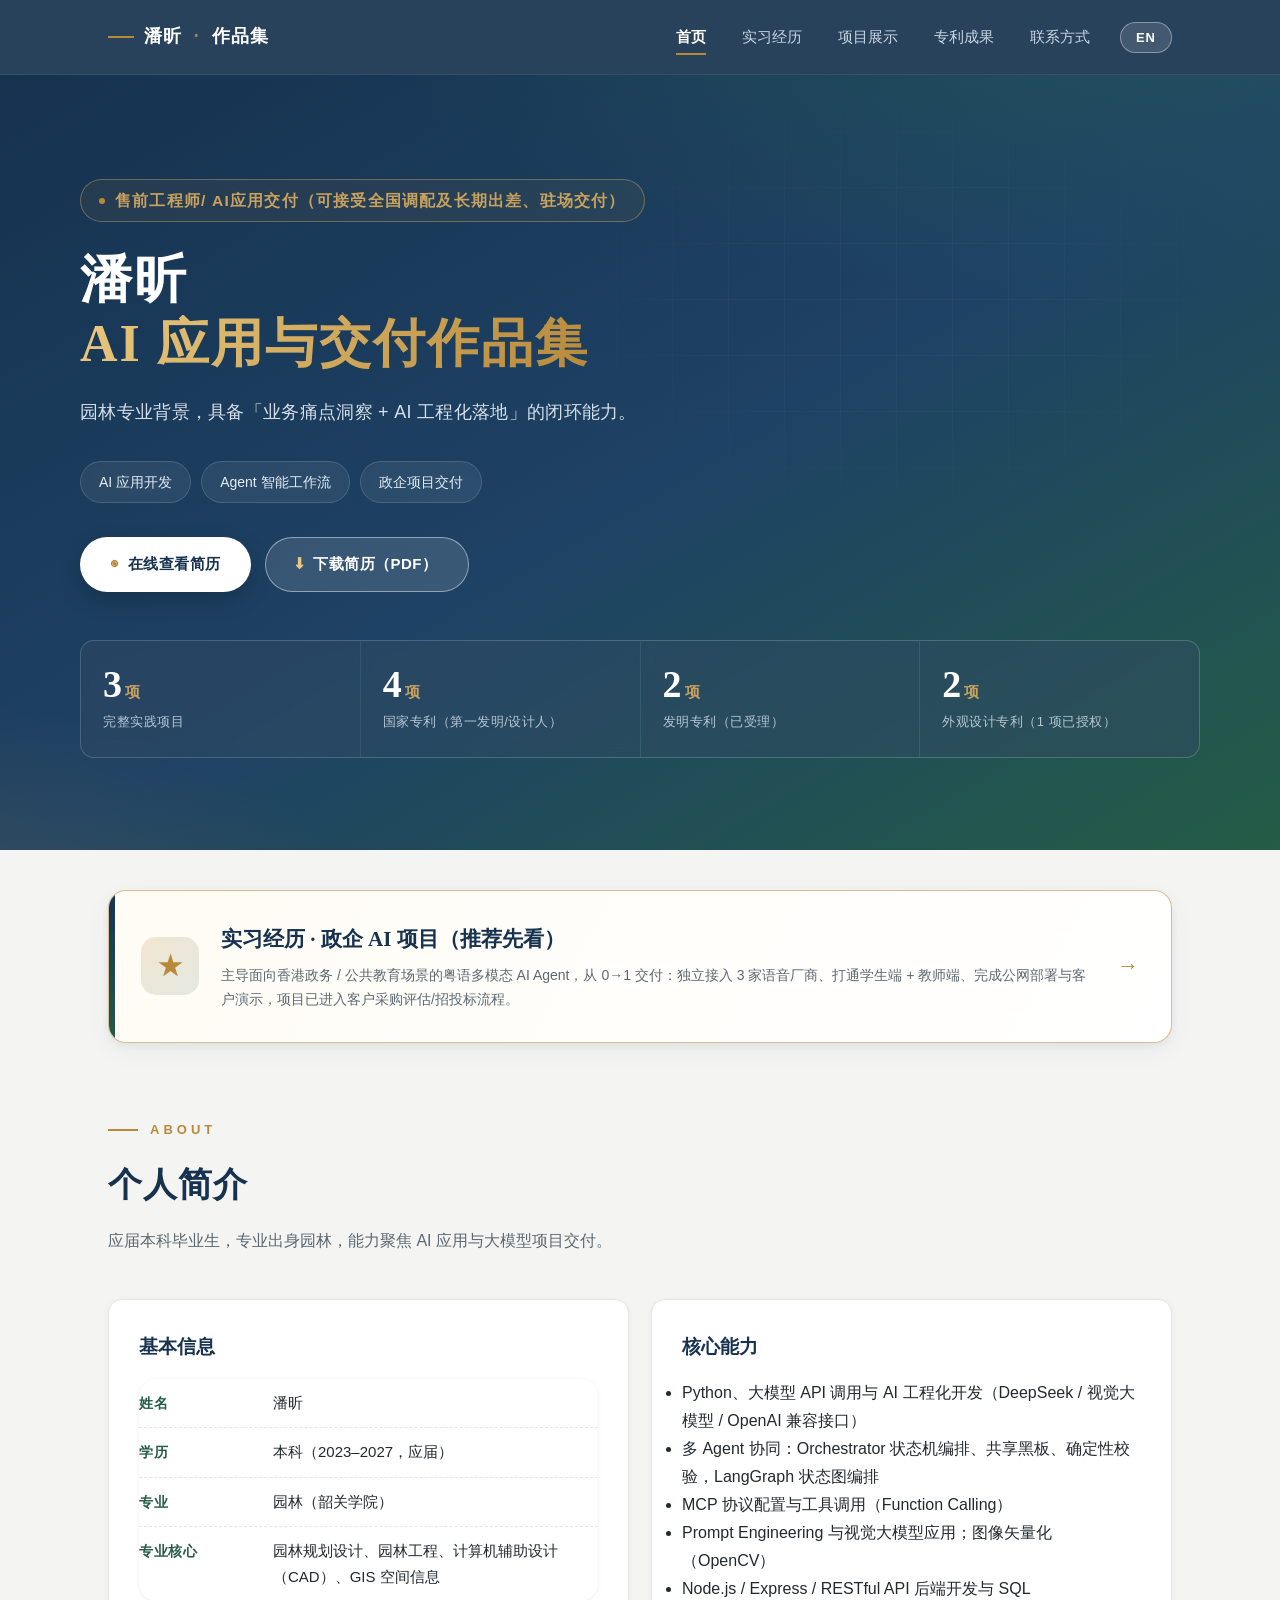
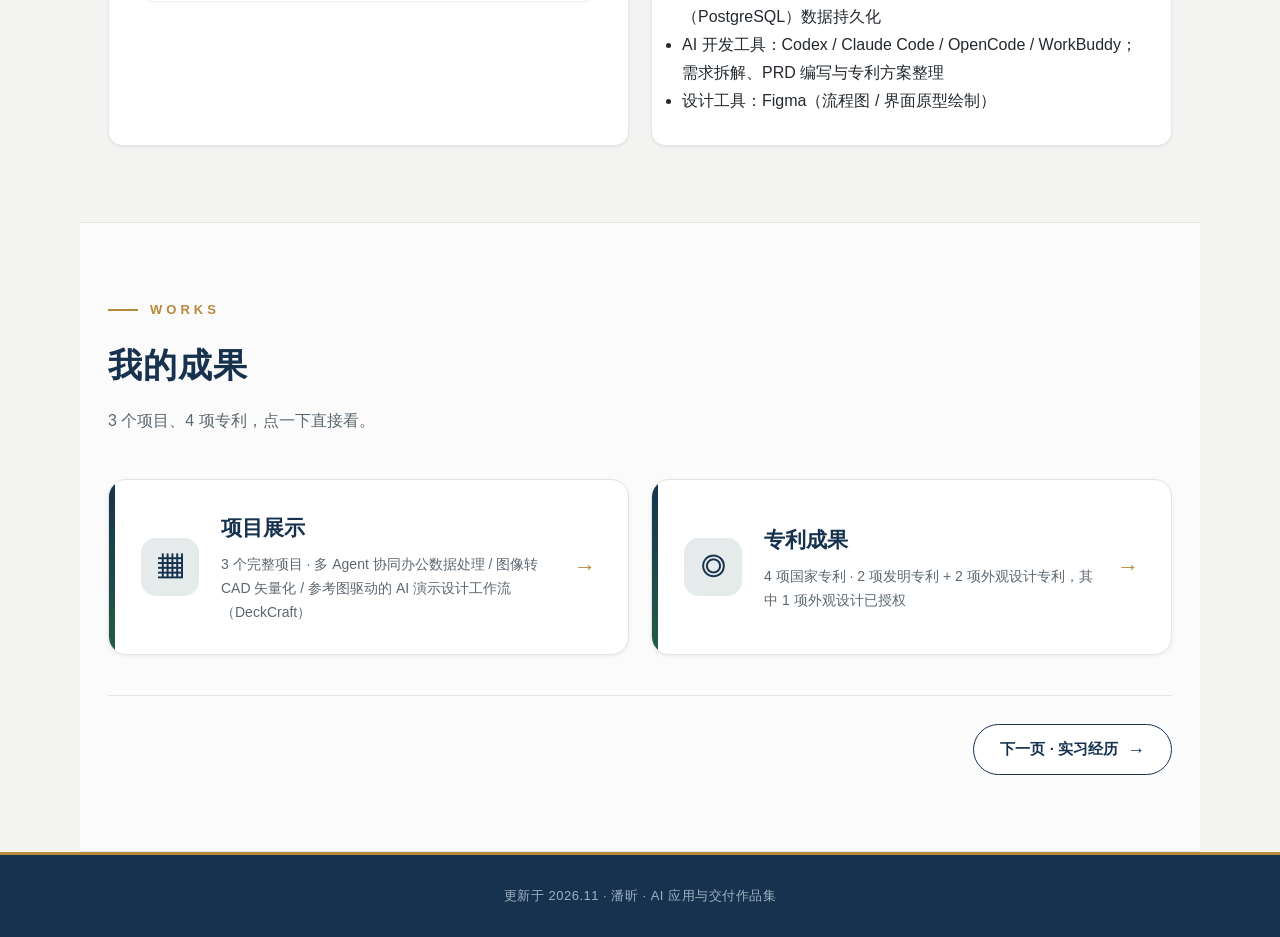
<file: index.html>
<!DOCTYPE html>
<html lang="zh-CN">
<head>
<meta charset="UTF-8">
<meta name="viewport" content="width=device-width, initial-scale=1.0">
<title>潘昕 · AI 应用与交付作品集</title>
<link rel="stylesheet" href="style.css">
<script src="lang.js" defer></script>
</head>
<body>

<nav class="nav">
  <div class="nav-inner">
    <div class="brand">潘昕<span>·</span>作品集</div>
    <div class="nav-links">
      <a href="index.html" class="active">首页</a>
      <a href="internship.html">实习经历</a>
      <a href="projects.html">项目展示</a>
      <a href="patents.html">专利成果</a>
      <a href="contact.html">联系方式</a>
    </div>
    <span class="page-ind">首页</span>
  </div>
</nav>

<header class="hero">
  <div class="hero-inner">
    <span class="tag">售前工程师/ AI应用交付（可接受全国调配及长期出差、驻场交付）</span>
    <h1>潘昕<br><span class="accent">AI 应用与交付作品集</span></h1>
    <p class="lead">园林专业背景，具备「业务痛点洞察 + AI 工程化落地」的闭环能力。</p>
    <div class="keys">
      <span>AI 应用开发</span>
      <span>Agent 智能工作流</span>
      <span>政企项目交付</span>
    </div>
    <div class="hero-actions">
      <a class="hero-btn" href="resume.pdf" target="_blank" rel="noopener"><span class="ic">◉</span> 在线查看简历</a>
      <a class="hero-btn ghost" href="resume.pdf" download><span class="ic">⬇</span> 下载简历（PDF）</a>
    </div>
    <div class="facts">
      <div><div class="n">3<em>项</em></div><div class="l">完整实践项目</div></div>
      <div><div class="n">4<em>项</em></div><div class="l">国家专利（第一发明/设计人）</div></div>
      <div><div class="n">2<em>项</em></div><div class="l">发明专利（已受理）</div></div>
      <div><div class="n">2<em>项</em></div><div class="l">外观设计专利（1 项已授权）</div></div>
    </div>
  </div>
</header>

<section class="section reveal" style="padding-top:40px;padding-bottom:0;">
  <a class="entry-card" href="internship.html" style="border-color:rgba(184,137,59,.55);box-shadow:var(--shadow-md);background:linear-gradient(120deg,#FFFCF5,#FFFFFF);">
    <div class="ec-ico" style="background:linear-gradient(135deg,rgba(184,137,59,.2),rgba(36,92,70,.12));color:var(--gold);">&#9733;</div>
    <div class="ec-body">
      <h3>实习经历 · 政企 AI 项目（推荐先看）</h3>
      <p>主导面向香港政务 / 公共教育场景的粤语多模态 AI Agent，从 0→1 交付：独立接入 3 家语音厂商、打通学生端 + 教师端、完成公网部署与客户演示，项目已进入客户采购评估/招投标流程。</p>
    </div>
    <div class="ec-arw">&rarr;</div>
  </a>
</section>

<section class="section reveal">
  <div class="section-head">
    <div class="kicker">ABOUT</div>
    <h2>个人简介</h2>
    <p class="sub">应届本科毕业生，专业出身园林，能力聚焦 AI 应用与大模型项目交付。</p>
  </div>

  <div class="grid-2">
    <div class="card">
      <h3 style="color:var(--blue);margin-bottom:16px;font-family:var(--serif);font-size:19px;">基本信息</h3>
      <div class="project basic" style="border:none;margin:0;background:transparent;"><div class="pbody" style="padding:0;">
        <div class="row"><div class="lab">姓名</div><div class="val">潘昕</div></div>
        <div class="row"><div class="lab">学历</div><div class="val">本科（2023–2027，应届）</div></div>
        <div class="row"><div class="lab">专业</div><div class="val">园林（韶关学院）</div></div>
        <div class="row"><div class="lab">专业核心</div><div class="val">园林规划设计、园林工程、计算机辅助设计（CAD）、GIS 空间信息</div></div>
      </div></div>
    </div>
    <div class="card">
      <h3 style="color:var(--blue);margin-bottom:16px;font-family:var(--serif);font-size:19px;">核心能力</h3>
      <ul style="margin-left:0;">
        <li>Python、大模型 API 调用与 AI 工程化开发（DeepSeek / 视觉大模型 / OpenAI 兼容接口）</li>
        <li>多 Agent 协同：Orchestrator 状态机编排、共享黑板、确定性校验，LangGraph 状态图编排</li>
        <li>MCP 协议配置与工具调用（Function Calling）</li>
        <li>Prompt Engineering 与视觉大模型应用；图像矢量化（OpenCV）</li>
        <li>Node.js / Express / RESTful API 后端开发与 SQL（PostgreSQL）数据持久化</li>
        <li>AI 开发工具：Codex / Claude Code / OpenCode / WorkBuddy；需求拆解、PRD 编写与专利方案整理</li>
        <li>设计工具：Figma（流程图 / 界面原型绘制）</li>
      </ul>
    </div>
  </div>
</section>

<section class="section reveal" style="background:rgba(255,255,255,.55);border-top:1px solid var(--line);border-bottom:1px solid var(--line);">
  <div class="section-head">
    <div class="kicker">WORKS</div>
    <h2>我的成果</h2>
    <p class="sub">3 个项目、4 项专利，点一下直接看。</p>
  </div>
  <div class="entry-cards">
    <a class="entry-card" href="projects.html">
      <div class="ec-ico">▦</div>
      <div class="ec-body">
        <h3>项目展示</h3>
        <p>3 个完整项目 · 多 Agent 协同办公数据处理 / 图像转 CAD 矢量化 / 参考图驱动的 AI 演示设计工作流（DeckCraft）</p>
      </div>
      <div class="ec-arw">→</div>
    </a>
    <a class="entry-card" href="patents.html">
      <div class="ec-ico">◎</div>
      <div class="ec-body">
        <h3>专利成果</h3>
        <p>4 项国家专利 · 2 项发明专利 + 2 项外观设计专利，其中 1 项外观设计已授权</p>
      </div>
      <div class="ec-arw">→</div>
    </a>
  </div>

  <div class="back-home" style="display:flex;justify-content:flex-end;">
    <a href="internship.html">下一页 · 实习经历 <span class="arw">→</span></a>
  </div>
</section>

<script>
// 滚动显现：内容默认可见，进入视口时淡入上移（无 JS / 打印 / 截图 均不空白）
(function(){
  var els=document.querySelectorAll('.reveal');
  function show(e){e.classList.add('in');}
  var io=('IntersectionObserver' in window)?new IntersectionObserver(function(es){
    es.forEach(function(x){if(x.isIntersecting){show(x.target);io.unobserve(x.target);}});
  },{threshold:.12}):null;
  els.forEach(function(e){
    if(!io||e.getBoundingClientRect().top<(window.innerHeight||0)){show(e);}
    else{io.observe(e);}
  });
})();
</script>

<footer class="footer">更新于 2026.11 · 潘昕 · AI 应用与交付作品集</footer>

<nav class="bottom-nav">
  <a href="index.html" class="active"><span class="bi">⌂</span>首页</a>
  <a href="internship.html"><span class="bi">◈</span>实习</a>
  <a href="projects.html"><span class="bi">▦</span>项目</a>
  <a href="patents.html"><span class="bi">◎</span>专利</a>
  <a href="contact.html"><span class="bi">✉</span>联系</a>
</nav>

</body>
</html>
</file>
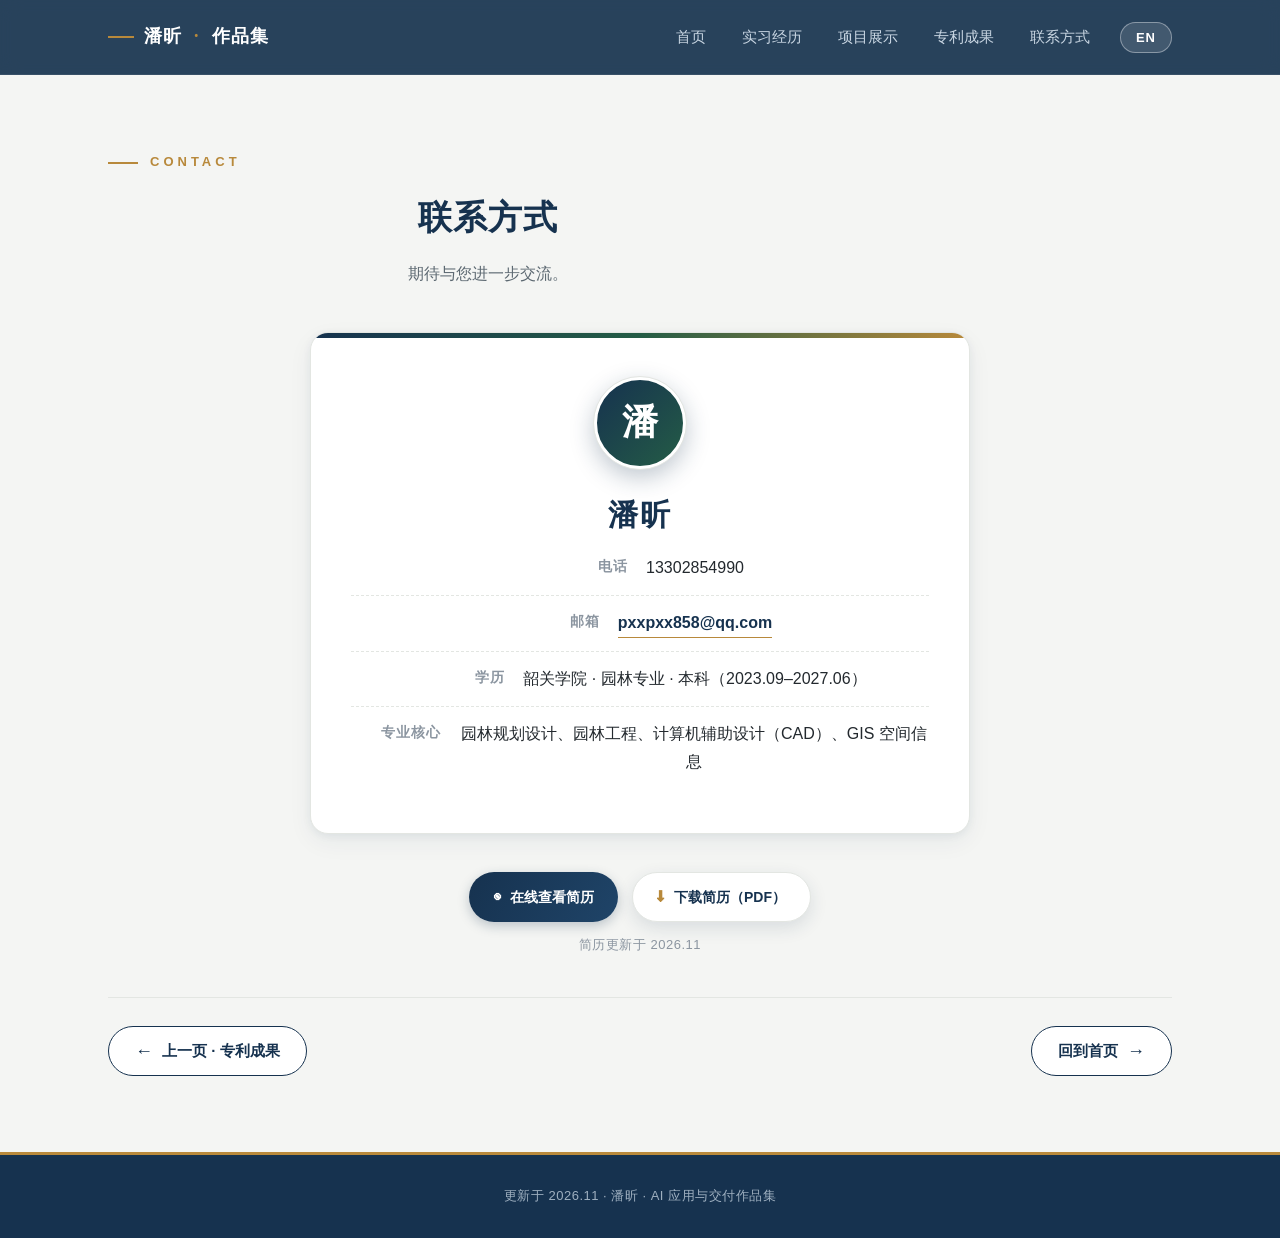
<file: contact.html>
<!DOCTYPE html>
<html lang="zh-CN">
<head>
<meta charset="UTF-8">
<meta name="viewport" content="width=device-width, initial-scale=1.0">
<title>联系方式 · 潘昕作品集</title>
<link rel="stylesheet" href="style.css">
<script src="lang.js" defer></script>
</head>
<body>

<nav class="nav">
  <div class="nav-inner">
    <div class="brand">潘昕<span>·</span>作品集</div>
    <div class="nav-links">
      <a href="index.html">首页</a>
      <a href="internship.html">实习经历</a>
      <a href="projects.html">项目展示</a>
      <a href="patents.html">专利成果</a>
      <a href="contact.html">联系方式</a>
    </div>
    <span class="page-ind">联系方式</span>
  </div>
</nav>

<section class="section">
  <div class="section-head" style="text-align:center;">
    <div class="kicker">CONTACT</div>
    <h2>联系方式</h2>
    <p class="sub">期待与您进一步交流。</p>
  </div>

  <div class="contact-card">
    <div class="avatar">潘</div>
    <h2>潘昕</h2>

    <div class="line"><b>电话</b>13302854990</div>
    <div class="line"><b>邮箱</b><a class="mail" href="mailto:pxxpxx858@qq.com">pxxpxx858@qq.com</a></div>
    <div class="line"><b>学历</b>韶关学院 · 园林专业 · 本科（2023.09–2027.06）</div>
    <div class="line"><b>专业核心</b>园林规划设计、园林工程、计算机辅助设计（CAD）、GIS 空间信息</div>
  </div>

  <div style="text-align:center;margin:22px auto 0;display:flex;gap:14px;justify-content:center;flex-wrap:wrap;">
    <a class="dl-btn" href="resume.pdf" target="_blank" rel="noopener" style="background:linear-gradient(120deg,var(--blue),var(--blue-2));box-shadow:0 4px 12px rgba(22,50,79,.25);"><span class="ic">◉</span> 在线查看简历</a>
    <a class="dl-btn" href="resume.pdf" download style="background:#FFFFFF;color:#16324F;border:1px solid var(--line);box-shadow:0 6px 18px rgba(22,50,79,.12);"><span class="ic" style="color:var(--gold);">⬇</span> 下载简历（PDF）</a>
  </div>
  <div class="resume-date">简历更新于 2026.11</div>

  <div class="back-home" style="display:flex;justify-content:space-between;align-items:center;gap:14px;flex-wrap:wrap;">
    <a href="patents.html"><span class="arw">←</span> 上一页 · 专利成果</a>
    <a href="index.html">回到首页 <span class="arw">→</span></a>
  </div>
</section>

<footer class="footer">更新于 2026.11 · 潘昕 · AI 应用与交付作品集</footer>

<nav class="bottom-nav">
  <a href="index.html"><span class="bi">⌂</span>首页</a>
  <a href="internship.html"><span class="bi">◈</span>实习</a>
  <a href="projects.html"><span class="bi">▦</span>项目</a>
  <a href="patents.html"><span class="bi">◎</span>专利</a>
  <a href="contact.html" class="active"><span class="bi">✉</span>联系</a>
</nav>

</body>
</html>
</file>
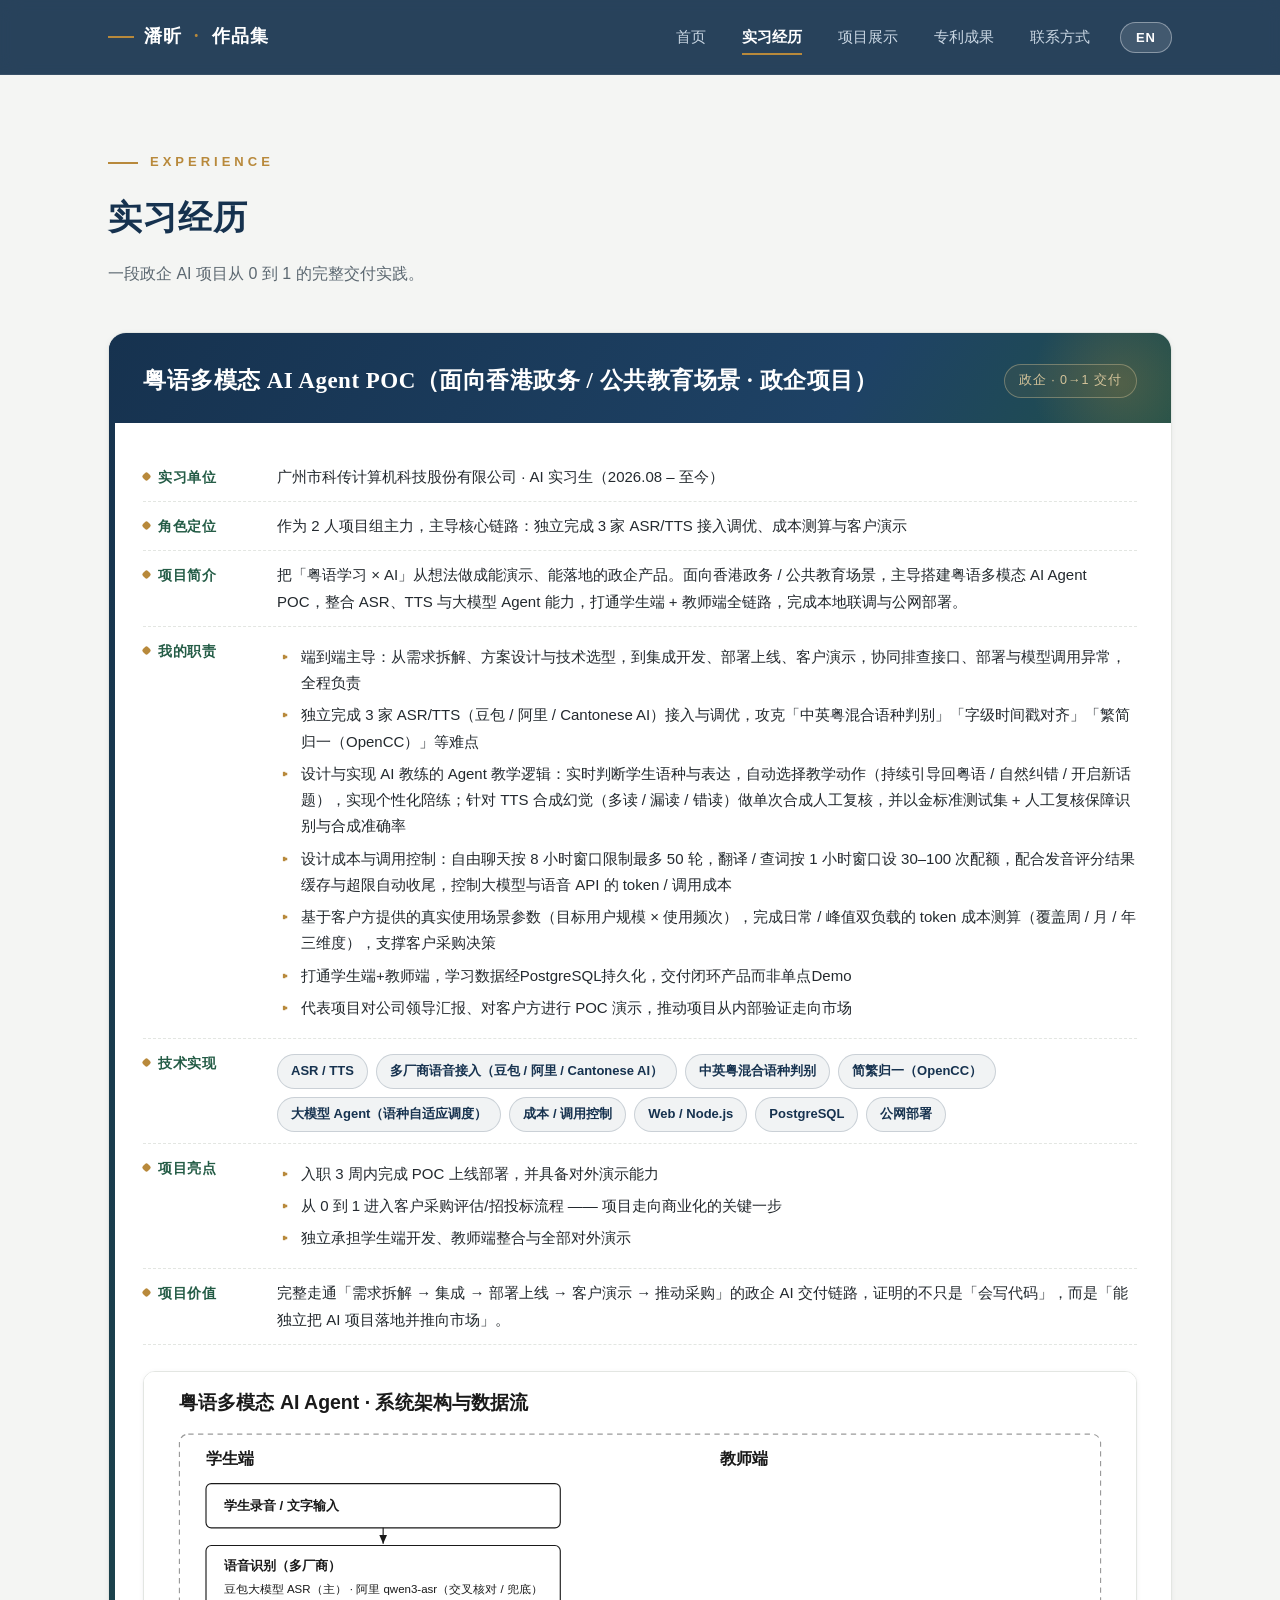
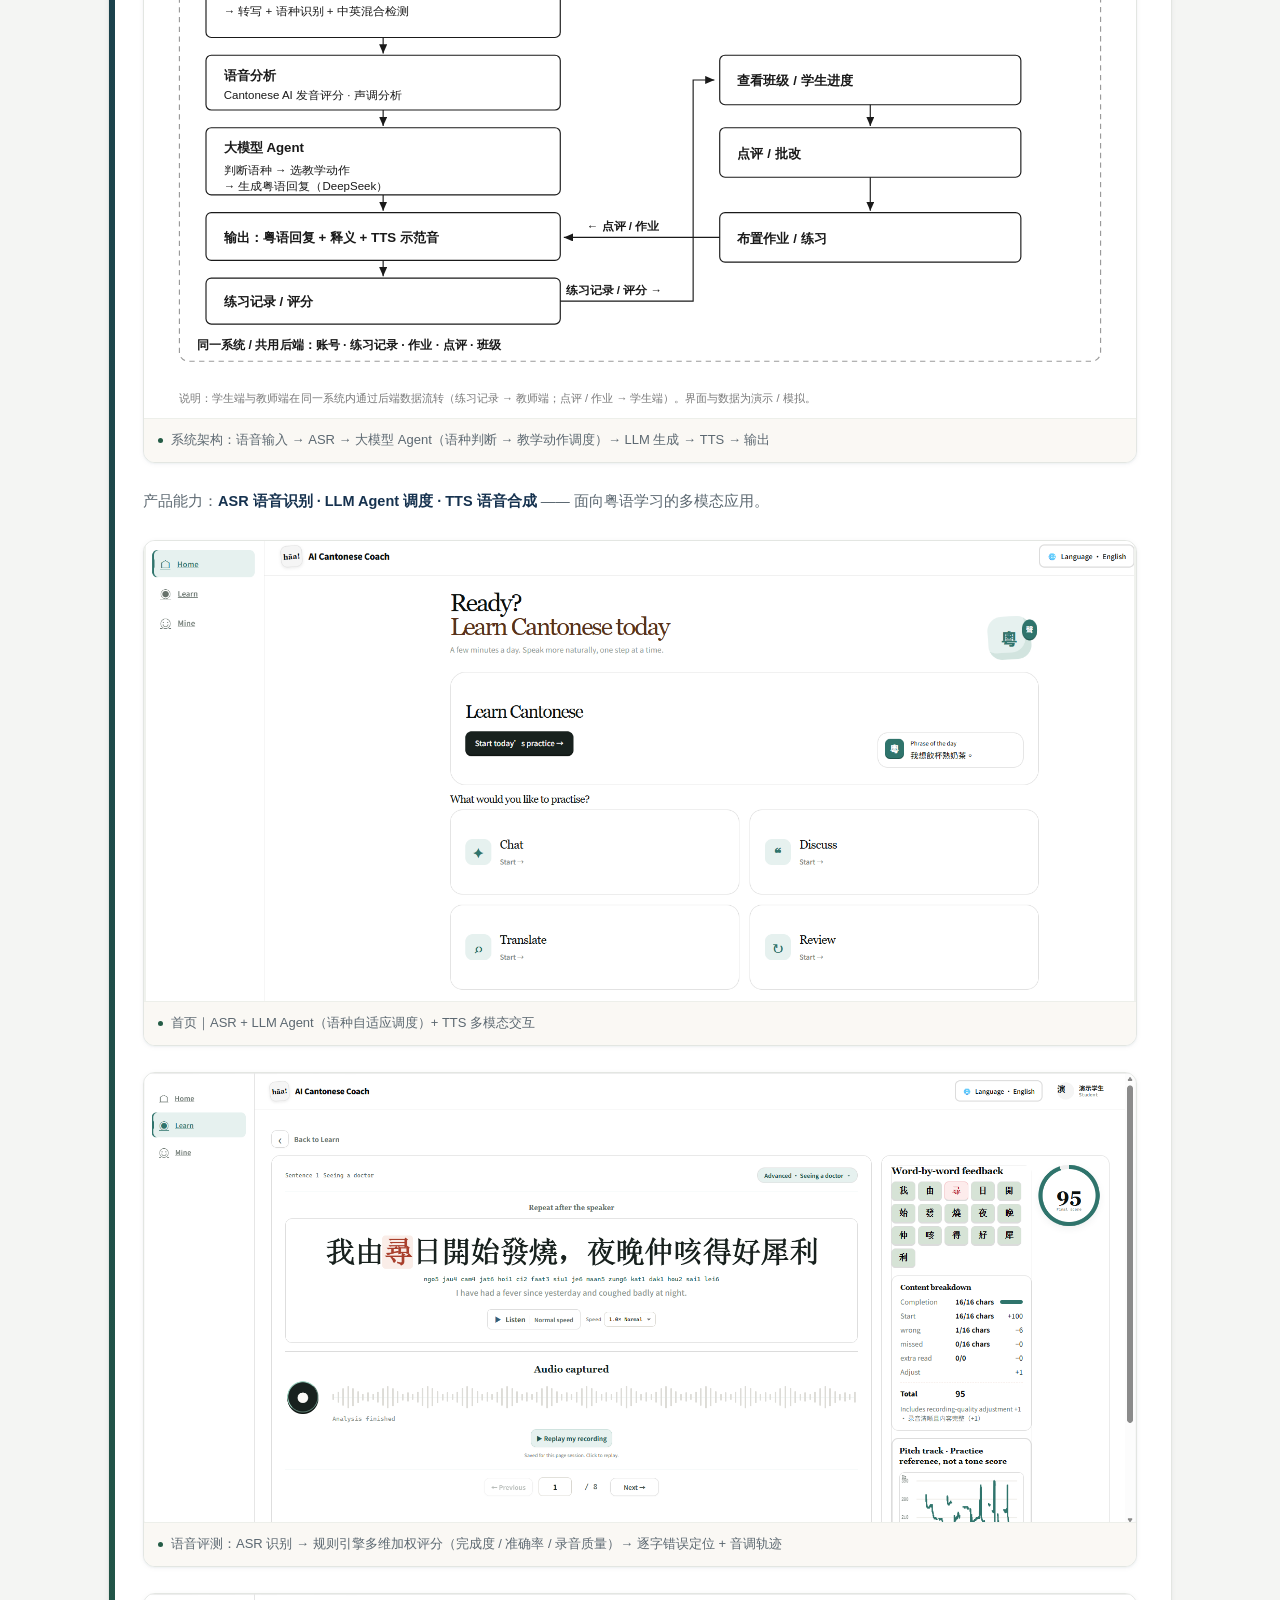
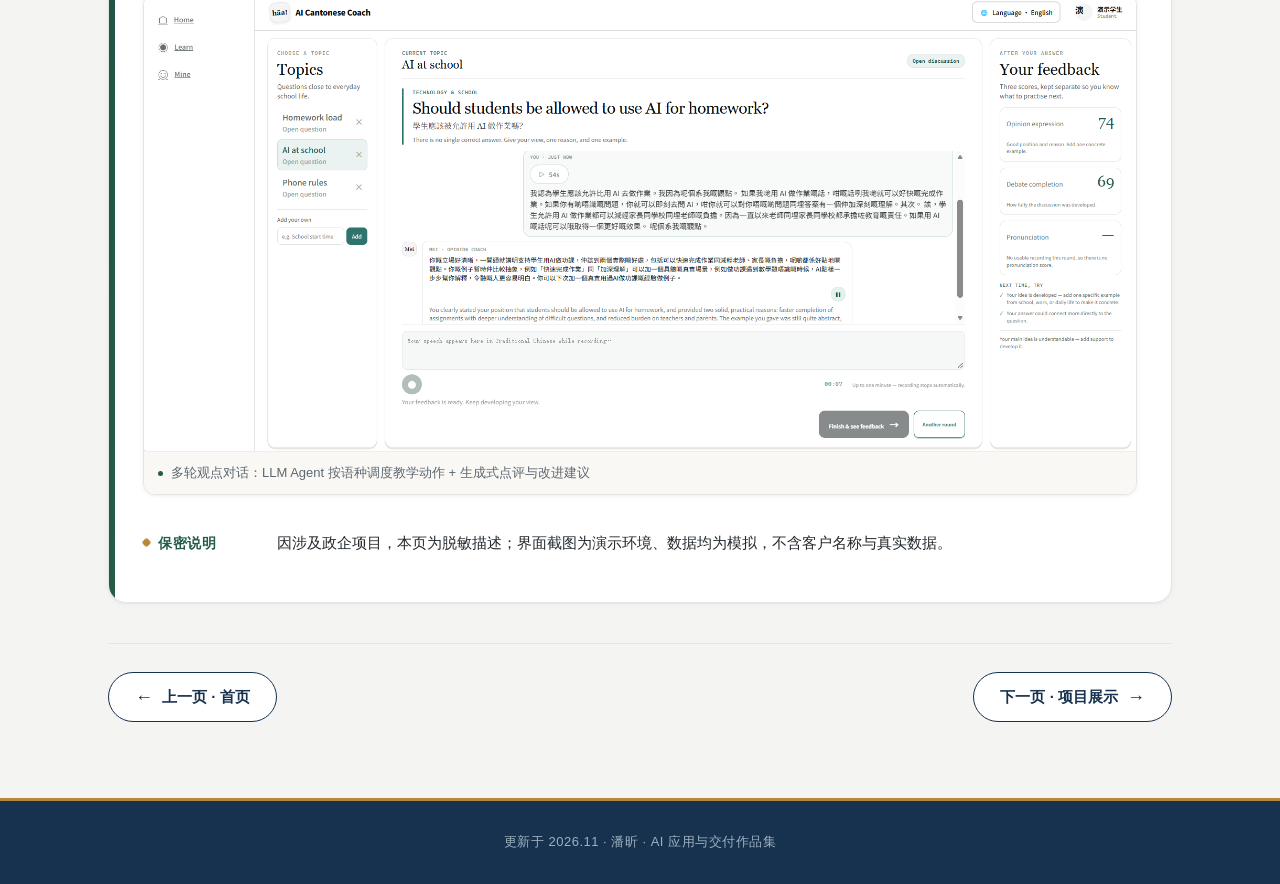
<file: internship.html>
<!DOCTYPE html>
<html lang="zh-CN">
<head>
<meta charset="UTF-8">
<meta name="viewport" content="width=device-width, initial-scale=1.0">
<title>实习经历 · 潘昕作品集</title>
<link rel="stylesheet" href="style.css">
<script src="lang.js" defer></script>
</head>
<body>

<nav class="nav">
  <div class="nav-inner">
    <div class="brand">潘昕<span>·</span>作品集</div>
    <div class="nav-links">
      <a href="index.html">首页</a>
      <a href="internship.html" class="active">实习经历</a>
      <a href="projects.html">项目展示</a>
      <a href="patents.html">专利成果</a>
      <a href="contact.html">联系方式</a>
    </div>
    <span class="page-ind">实习经历</span>
  </div>
</nav>

<section class="section">
  <div class="section-head">
    <div class="kicker">EXPERIENCE</div>
    <h2>实习经历</h2>
    <p class="sub">一段政企 AI 项目从 0 到 1 的完整交付实践。</p>
  </div>

  <article class="project reveal" id="intern">
    <div class="ph"><h3>粤语多模态 AI Agent POC（面向香港政务 / 公共教育场景 · 政企项目）</h3><div class="ptag">政企 · 0→1 交付</div></div>
    <div class="pbody">
      <div class="row"><div class="lab">实习单位</div><div class="val">广州市科传计算机科技股份有限公司 · AI 实习生（2026.08 – 至今）</div></div>
      <div class="row"><div class="lab">角色定位</div><div class="val">作为 2 人项目组主力，主导核心链路：独立完成 3 家 ASR/TTS 接入调优、成本测算与客户演示</div></div>
      <div class="row"><div class="lab">项目简介</div><div class="val">把「粤语学习 × AI」从想法做成能演示、能落地的政企产品。面向香港政务 / 公共教育场景，主导搭建粤语多模态 AI Agent POC，整合 ASR、TTS 与大模型 Agent 能力，打通学生端 + 教师端全链路，完成本地联调与公网部署。</div></div>
      <div class="row"><div class="lab">我的职责</div><div class="val"><ul>
        <li>端到端主导：从需求拆解、方案设计与技术选型，到集成开发、部署上线、客户演示，协同排查接口、部署与模型调用异常，全程负责</li>
        <li>独立完成 3 家 ASR/TTS（豆包 / 阿里 / Cantonese AI）接入与调优，攻克「中英粤混合语种判别」「字级时间戳对齐」「繁简归一（OpenCC）」等难点</li>
        <li>设计与实现 AI 教练的 Agent 教学逻辑：实时判断学生语种与表达，自动选择教学动作（持续引导回粤语 / 自然纠错 / 开启新话题），实现个性化陪练；针对 TTS 合成幻觉（多读 / 漏读 / 错读）做单次合成人工复核，并以金标准测试集 + 人工复核保障识别与合成准确率</li>
        <li>设计成本与调用控制：自由聊天按 8 小时窗口限制最多 50 轮，翻译 / 查词按 1 小时窗口设 30–100 次配额，配合发音评分结果缓存与超限自动收尾，控制大模型与语音 API 的 token / 调用成本</li>
        <li>基于客户方提供的真实使用场景参数（目标用户规模 × 使用频次），完成日常 / 峰值双负载的 token 成本测算（覆盖周 / 月 / 年三维度），支撑客户采购决策</li>
        <li>打通学生端+教师端，学习数据经PostgreSQL持久化，交付闭环产品而非单点Demo</li>
        <li>代表项目对公司领导汇报、对客户方进行 POC 演示，推动项目从内部验证走向市场</li>
      </ul></div></div>
      <div class="row"><div class="lab">技术实现</div><div class="val"><div class="techchips"><span class="chip">ASR / TTS</span><span class="chip">多厂商语音接入（豆包 / 阿里 / Cantonese AI）</span><span class="chip">中英粤混合语种判别</span><span class="chip">简繁归一（OpenCC）</span><span class="chip">大模型 Agent（语种自适应调度）</span><span class="chip">成本 / 调用控制</span><span class="chip">Web / Node.js</span><span class="chip">PostgreSQL</span><span class="chip">公网部署</span></div></div></div>
      <div class="row"><div class="lab">项目亮点</div><div class="val"><ul>
        <li>入职 3 周内完成 POC 上线部署，并具备对外演示能力</li>
        <li>从 0 到 1 进入客户采购评估/招投标流程 —— 项目走向商业化的关键一步</li>
        <li>独立承担学生端开发、教师端整合与全部对外演示</li>
      </ul></div></div>
      <div class="row"><div class="lab">项目价值</div><div class="val">完整走通「需求拆解 → 集成 → 部署上线 → 客户演示 → 推动采购」的政企 AI 交付链路，证明的不只是「会写代码」，而是「能独立把 AI 项目落地并推向市场」。</div></div>

      <div class="imgs single">
        <figure class="img-box"><img src="images/internship_flow.svg" alt="系统架构与数据流" style="max-height:none;background:#fff;"><figcaption>系统架构：语音输入 → ASR → 大模型 Agent（语种判断 → 教学动作调度）→ LLM 生成 → TTS → 输出</figcaption></figure>
      </div>

      <p style="font-size:14.5px;color:var(--muted);margin-top:26px;line-height:1.75;">产品能力：<b style="color:var(--blue);">ASR 语音识别 · LLM Agent 调度 · TTS 语音合成</b> —— 面向粤语学习的多模态应用。</p>

      <div class="imgs single">
        <figure class="img-box"><img src="images/internship_home.png" alt="产品首页"><figcaption>首页｜ASR + LLM Agent（语种自适应调度）+ TTS 多模态交互</figcaption></figure>
      </div>
      <div class="imgs single">
        <figure class="img-box"><img src="images/internship_learn.png" alt="跟读评分"><figcaption>语音评测：ASR 识别 → 规则引擎多维加权评分（完成度 / 准确率 / 录音质量）→ 逐字错误定位 + 音调轨迹</figcaption></figure>
      </div>
      <div class="imgs single">
        <figure class="img-box"><img src="images/internship_discuss.png" alt="讨论模式"><figcaption>多轮观点对话：LLM Agent 按语种调度教学动作 + 生成式点评与改进建议</figcaption></figure>
      </div>

      <div class="row" style="margin-top:24px;"><div class="lab">保密说明</div><div class="val">因涉及政企项目，本页为脱敏描述；界面截图为演示环境、数据均为模拟，不含客户名称与真实数据。</div></div>
    </div>
  </article>

  <div class="back-home" style="display:flex;justify-content:space-between;align-items:center;gap:14px;flex-wrap:wrap;">
    <a href="index.html"><span class="arw">←</span> 上一页 · 首页</a>
    <a href="projects.html">下一页 · 项目展示 <span class="arw">→</span></a>
  </div>
</section>

<script>
// 滚动显现：内容默认可见，进入视口时淡入上移（无 JS / 打印 / 截图 均不空白）
(function(){
  var els=document.querySelectorAll('.reveal');
  function show(e){e.classList.add('in');}
  var io=('IntersectionObserver' in window)?new IntersectionObserver(function(es){
    es.forEach(function(x){if(x.isIntersecting){show(x.target);io.unobserve(x.target);}});
  },{threshold:.08}):null;
  els.forEach(function(e){
    if(!io||e.getBoundingClientRect().top<(window.innerHeight||0)){show(e);}
    else{io.observe(e);}
  });
})();
</script>

<footer class="footer">更新于 2026.11 · 潘昕 · AI 应用与交付作品集</footer>

<nav class="bottom-nav">
  <a href="index.html"><span class="bi">⌂</span>首页</a>
  <a href="internship.html" class="active"><span class="bi">◈</span>实习</a>
  <a href="projects.html"><span class="bi">▦</span>项目</a>
  <a href="patents.html"><span class="bi">◎</span>专利</a>
  <a href="contact.html"><span class="bi">✉</span>联系</a>
</nav>

</body>
</html>
</file>
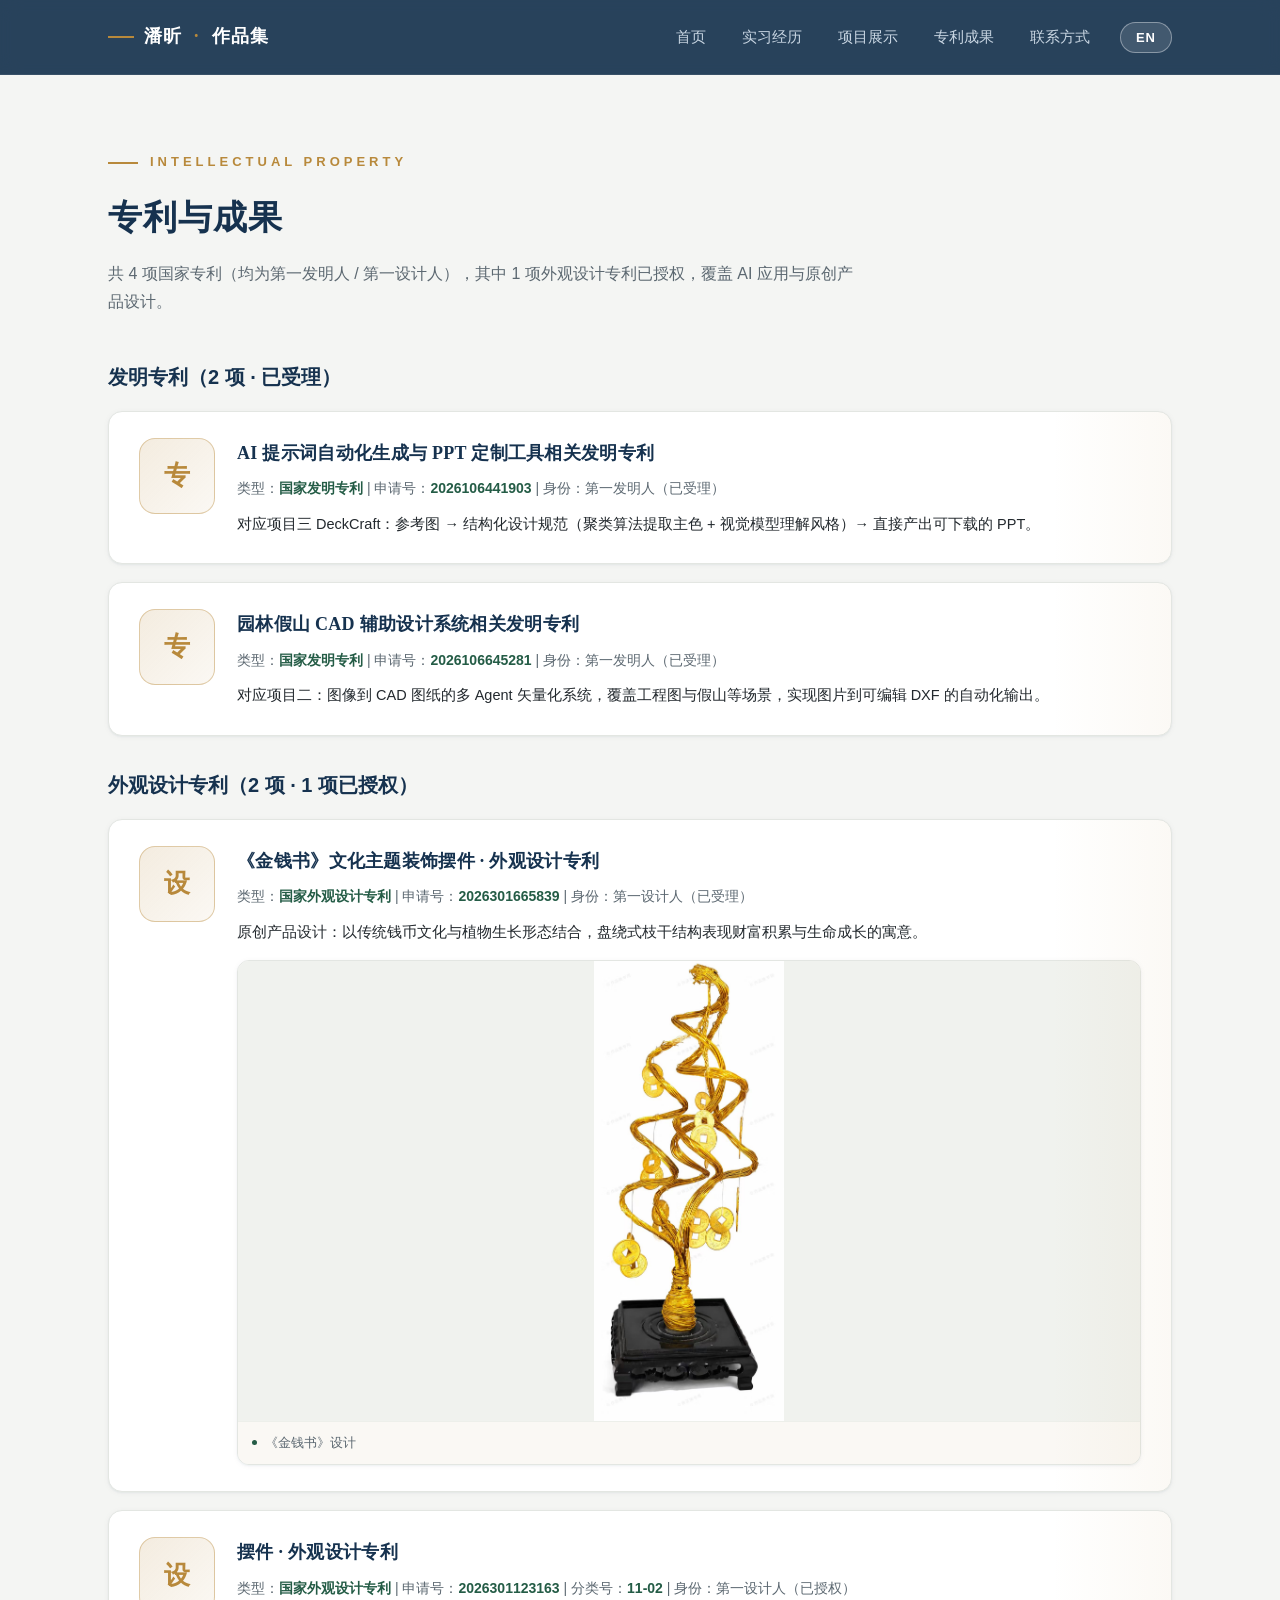
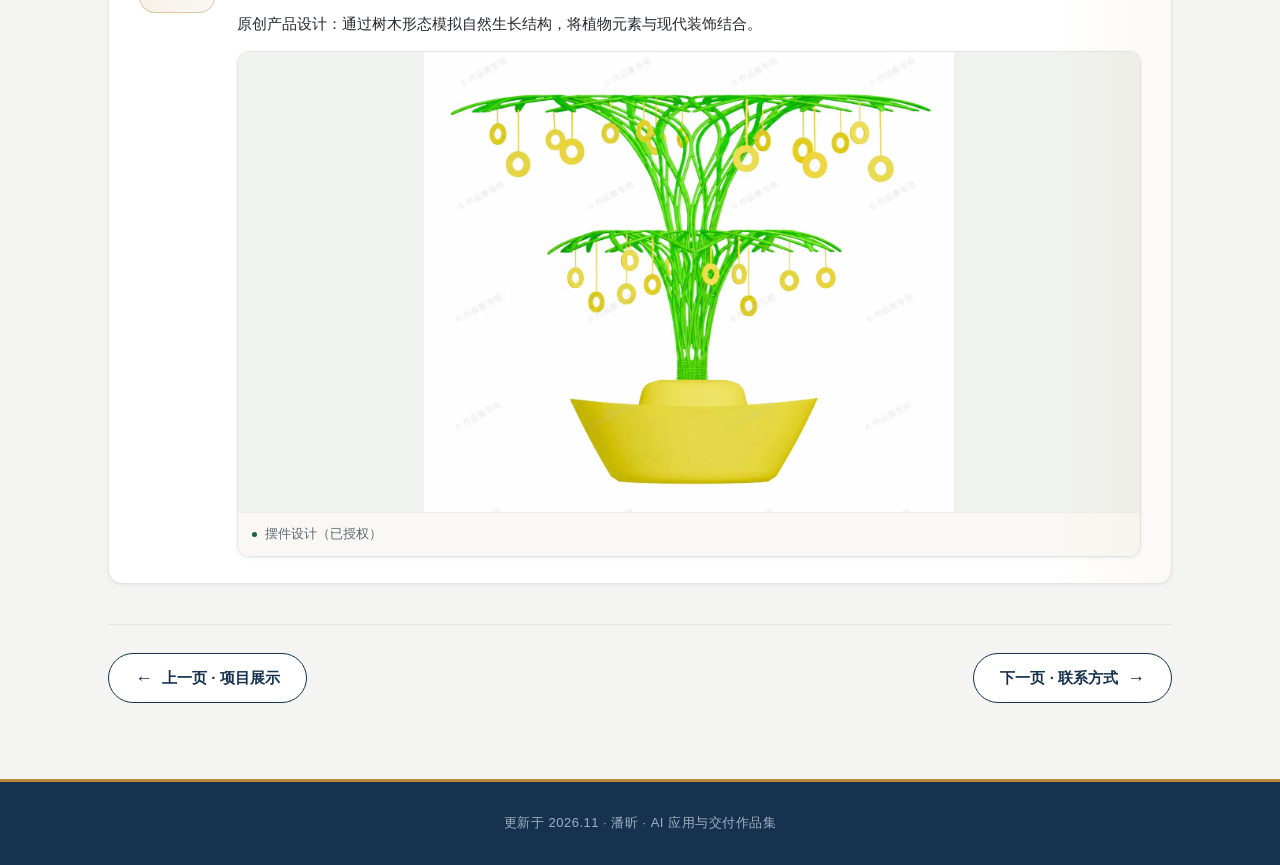
<file: patents.html>
<!DOCTYPE html>
<html lang="zh-CN">
<head>
<meta charset="UTF-8">
<meta name="viewport" content="width=device-width, initial-scale=1.0">
<title>专利成果 · 潘昕作品集</title>
<link rel="stylesheet" href="style.css">
<script src="lang.js" defer></script>
</head>
<body>

<nav class="nav">
  <div class="nav-inner">
    <div class="brand">潘昕<span>·</span>作品集</div>
    <div class="nav-links">
      <a href="index.html">首页</a>
      <a href="internship.html">实习经历</a>
      <a href="projects.html">项目展示</a>
      <a href="patents.html">专利成果</a>
      <a href="contact.html">联系方式</a>
    </div>
    <span class="page-ind">专利成果</span>
  </div>
</nav>

<section class="section">
  <div class="section-head">
    <div class="kicker">INTELLECTUAL PROPERTY</div>
    <h2>专利与成果</h2>
    <p class="sub">共 4 项国家专利（均为第一发明人 / 第一设计人），其中 1 项外观设计专利已授权，覆盖 AI 应用与原创产品设计。</p>
  </div>

  <h3 style="color:var(--blue);margin:8px 0 16px;font-size:20px;">发明专利（2 项 · 已受理）</h3>

  <div class="patent">
    <div class="badge">专</div>
    <div>
      <h3>AI 提示词自动化生成与 PPT 定制工具相关发明专利</h3>
      <div class="meta">类型：<b>国家发明专利</b> &nbsp;|&nbsp; 申请号：<b>2026106441903</b> &nbsp;|&nbsp; 身份：第一发明人（已受理）</div>
      <div class="desc">对应项目三 DeckCraft：参考图 → 结构化设计规范（聚类算法提取主色 + 视觉模型理解风格）→ 直接产出可下载的 PPT。</div>
    </div>
  </div>

  <div class="patent">
    <div class="badge">专</div>
    <div>
      <h3>园林假山 CAD 辅助设计系统相关发明专利</h3>
      <div class="meta">类型：<b>国家发明专利</b> &nbsp;|&nbsp; 申请号：<b>2026106645281</b> &nbsp;|&nbsp; 身份：第一发明人（已受理）</div>
      <div class="desc">对应项目二：图像到 CAD 图纸的多 Agent 矢量化系统，覆盖工程图与假山等场景，实现图片到可编辑 DXF 的自动化输出。</div>
    </div>
  </div>

  <h3 style="color:var(--blue);margin:32px 0 16px;font-size:20px;">外观设计专利（2 项 · 1 项已授权）</h3>

  <div class="patent">
    <div class="badge">设</div>
    <div>
      <h3>《金钱书》文化主题装饰摆件 · 外观设计专利</h3>
      <div class="meta">类型：<b>国家外观设计专利</b> &nbsp;|&nbsp; 申请号：<b>2026301665839</b> &nbsp;|&nbsp; 身份：第一设计人（已受理）</div>
      <div class="desc">原创产品设计：以传统钱币文化与植物生长形态结合，盘绕式枝干结构表现财富积累与生命成长的寓意。</div>
      <div class="imgs single" style="margin-top:14px;">
        <figure class="img-box"><img src="images/patent_moneybook.jpg" alt="《金钱书》外观设计"><figcaption>《金钱书》设计</figcaption></figure>
      </div>
    </div>
  </div>

  <div class="patent">
    <div class="badge">设</div>
    <div>
      <h3>摆件 · 外观设计专利</h3>
      <div class="meta">类型：<b>国家外观设计专利</b> &nbsp;|&nbsp; 申请号：<b>2026301123163</b> &nbsp;|&nbsp; 分类号：<b>11-02</b> &nbsp;|&nbsp; 身份：第一设计人（已授权）</div>
      <div class="desc">原创产品设计：通过树木形态模拟自然生长结构，将植物元素与现代装饰结合。</div>
      <div class="imgs single" style="margin-top:14px;">
        <figure class="img-box"><img src="images/patent_ornament.jpg" alt="摆件外观设计"><figcaption>摆件设计（已授权）</figcaption></figure>
      </div>
    </div>
  </div>

  <div class="back-home" style="display:flex;justify-content:space-between;align-items:center;gap:14px;flex-wrap:wrap;">
    <a href="projects.html"><span class="arw">←</span> 上一页 · 项目展示</a>
    <a href="contact.html">下一页 · 联系方式 <span class="arw">→</span></a>
  </div>
</section>

<footer class="footer">更新于 2026.11 · 潘昕 · AI 应用与交付作品集</footer>

<nav class="bottom-nav">
  <a href="index.html"><span class="bi">⌂</span>首页</a>
  <a href="internship.html"><span class="bi">◈</span>实习</a>
  <a href="projects.html"><span class="bi">▦</span>项目</a>
  <a href="patents.html" class="active"><span class="bi">◎</span>专利</a>
  <a href="contact.html"><span class="bi">✉</span>联系</a>
</nav>

</body>
</html>
</file>
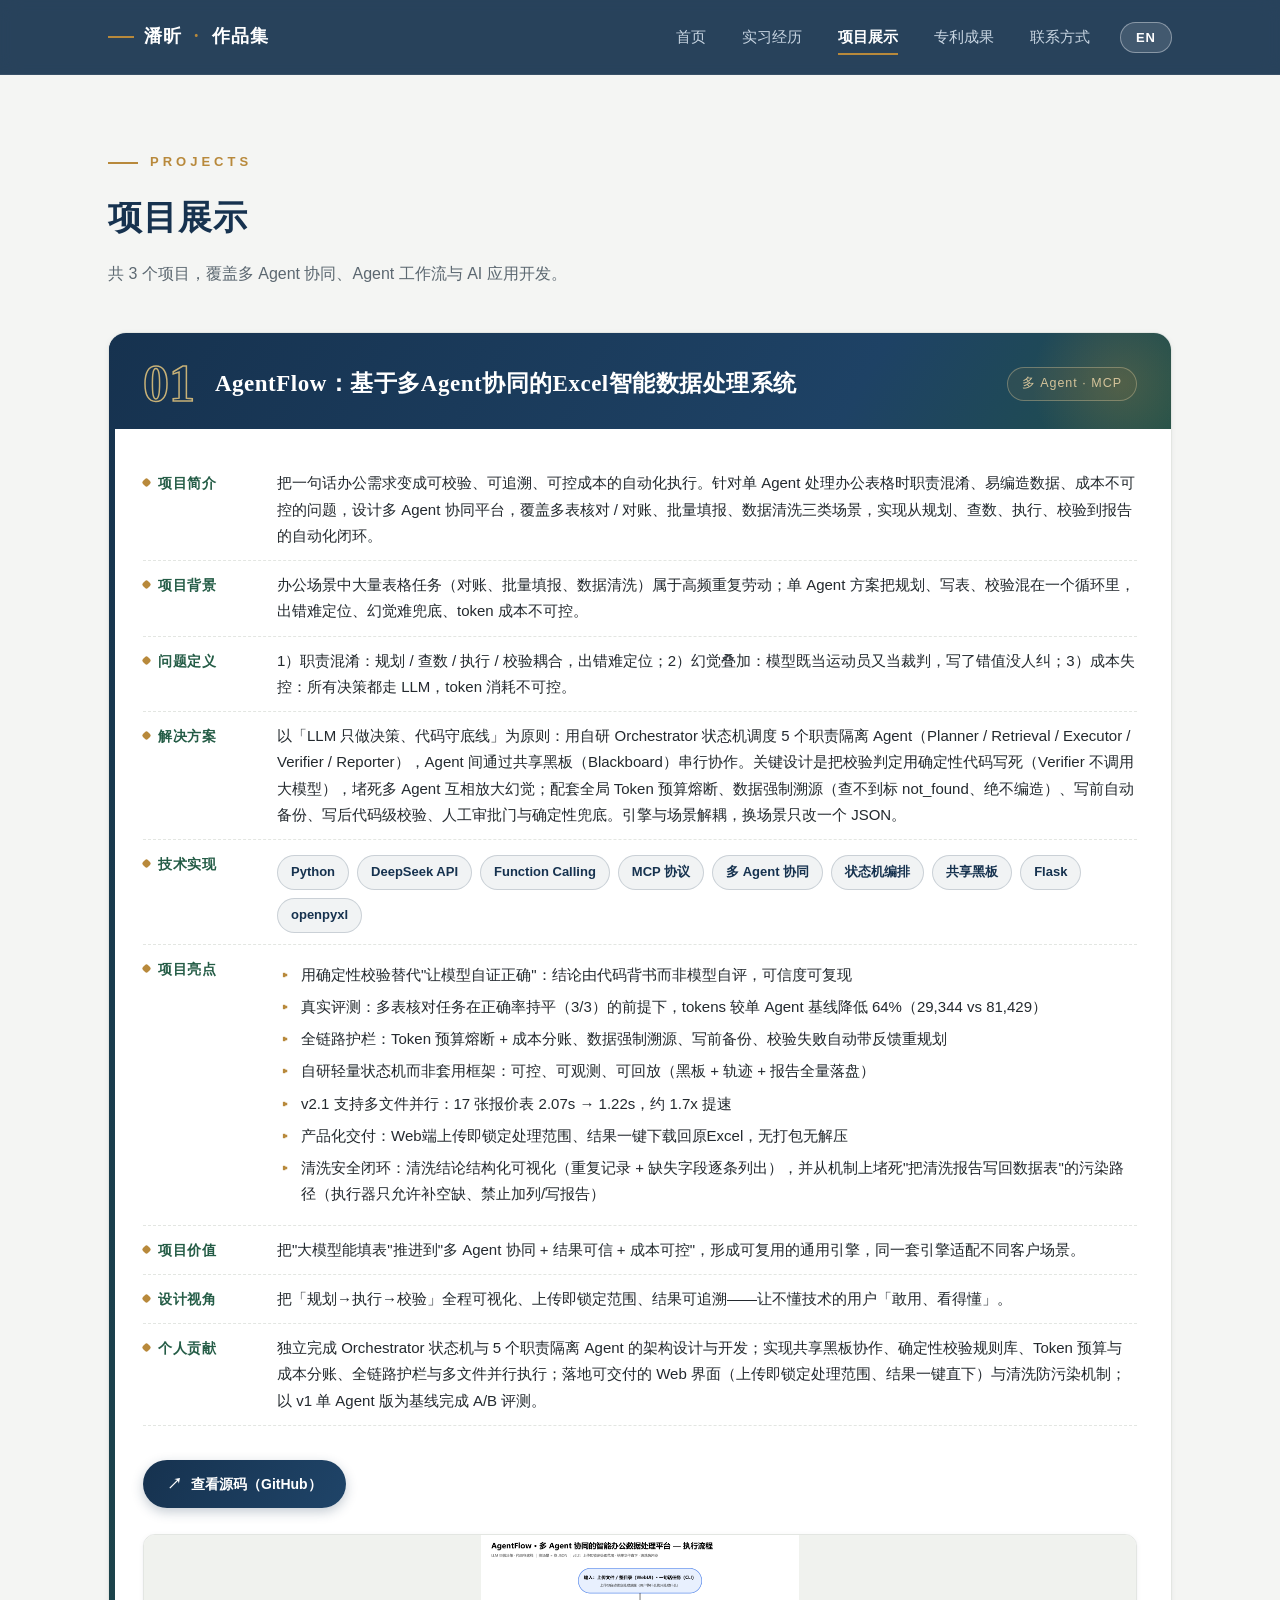
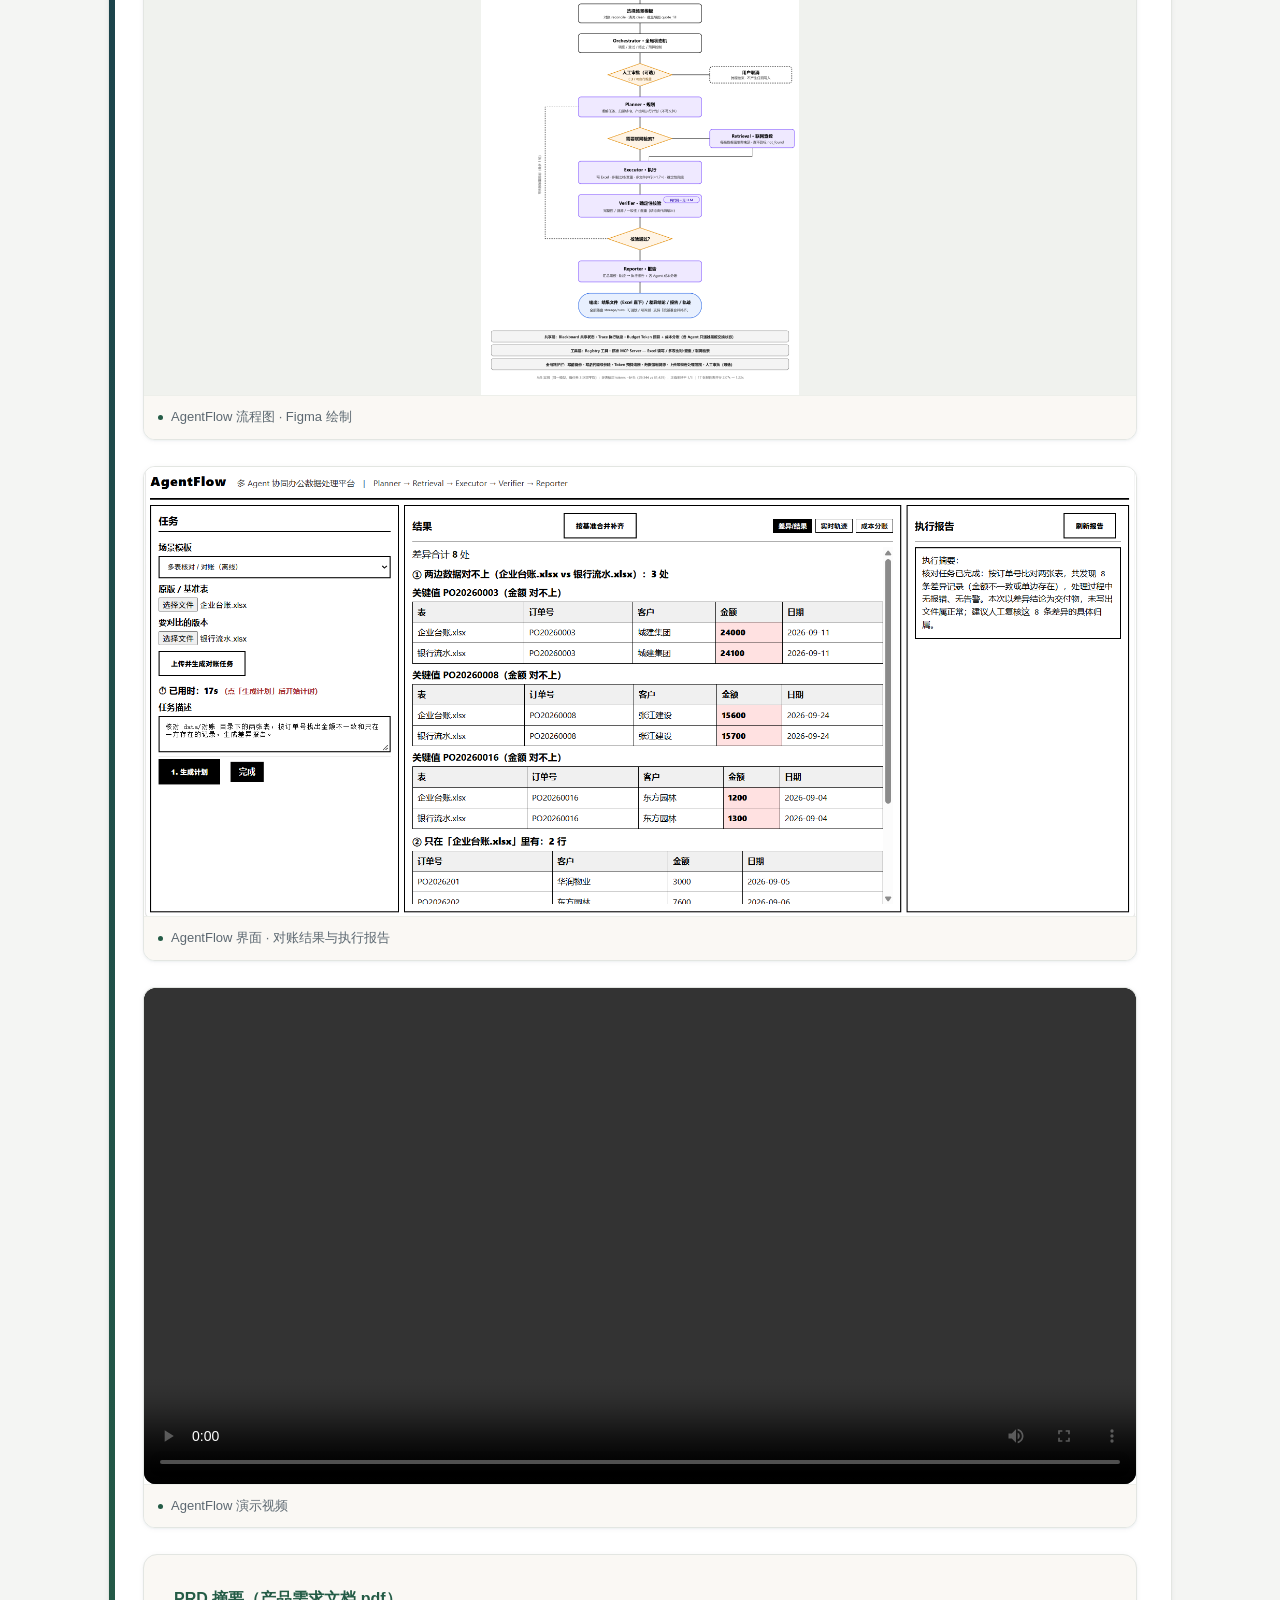
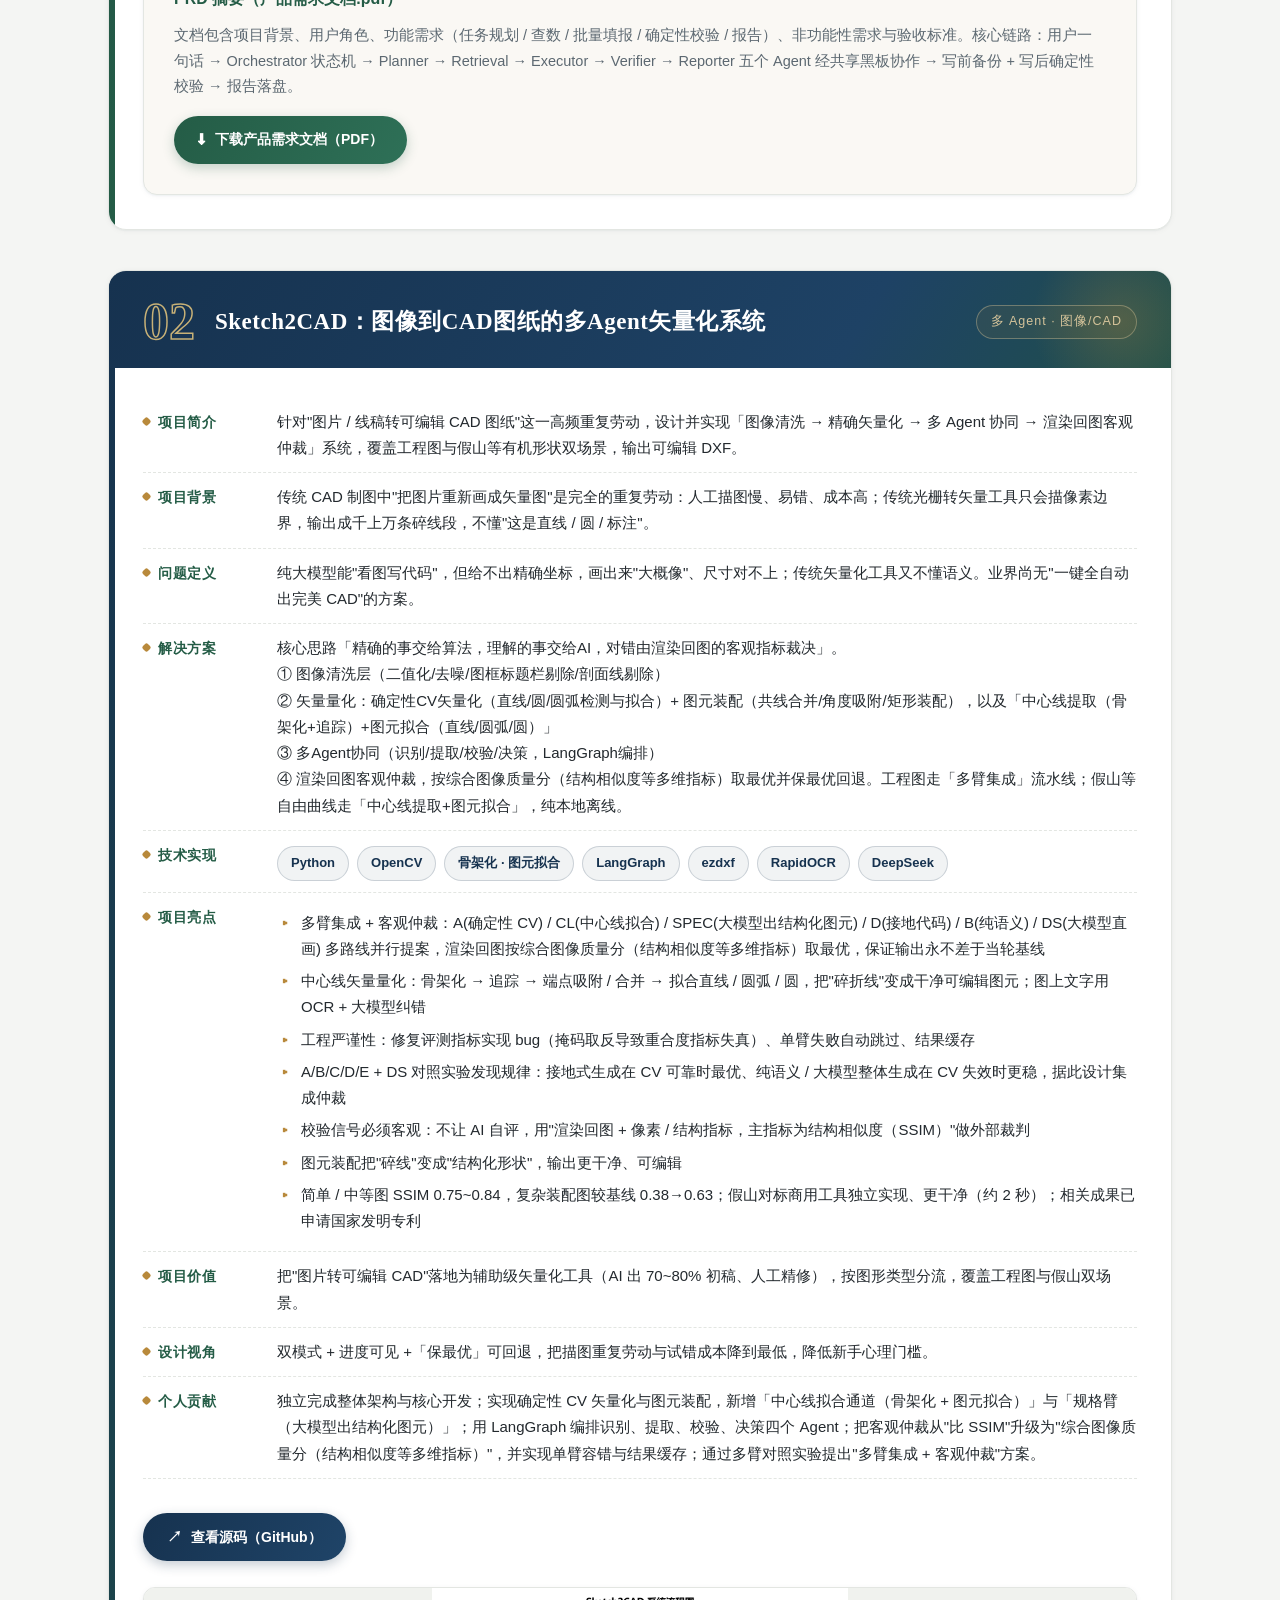
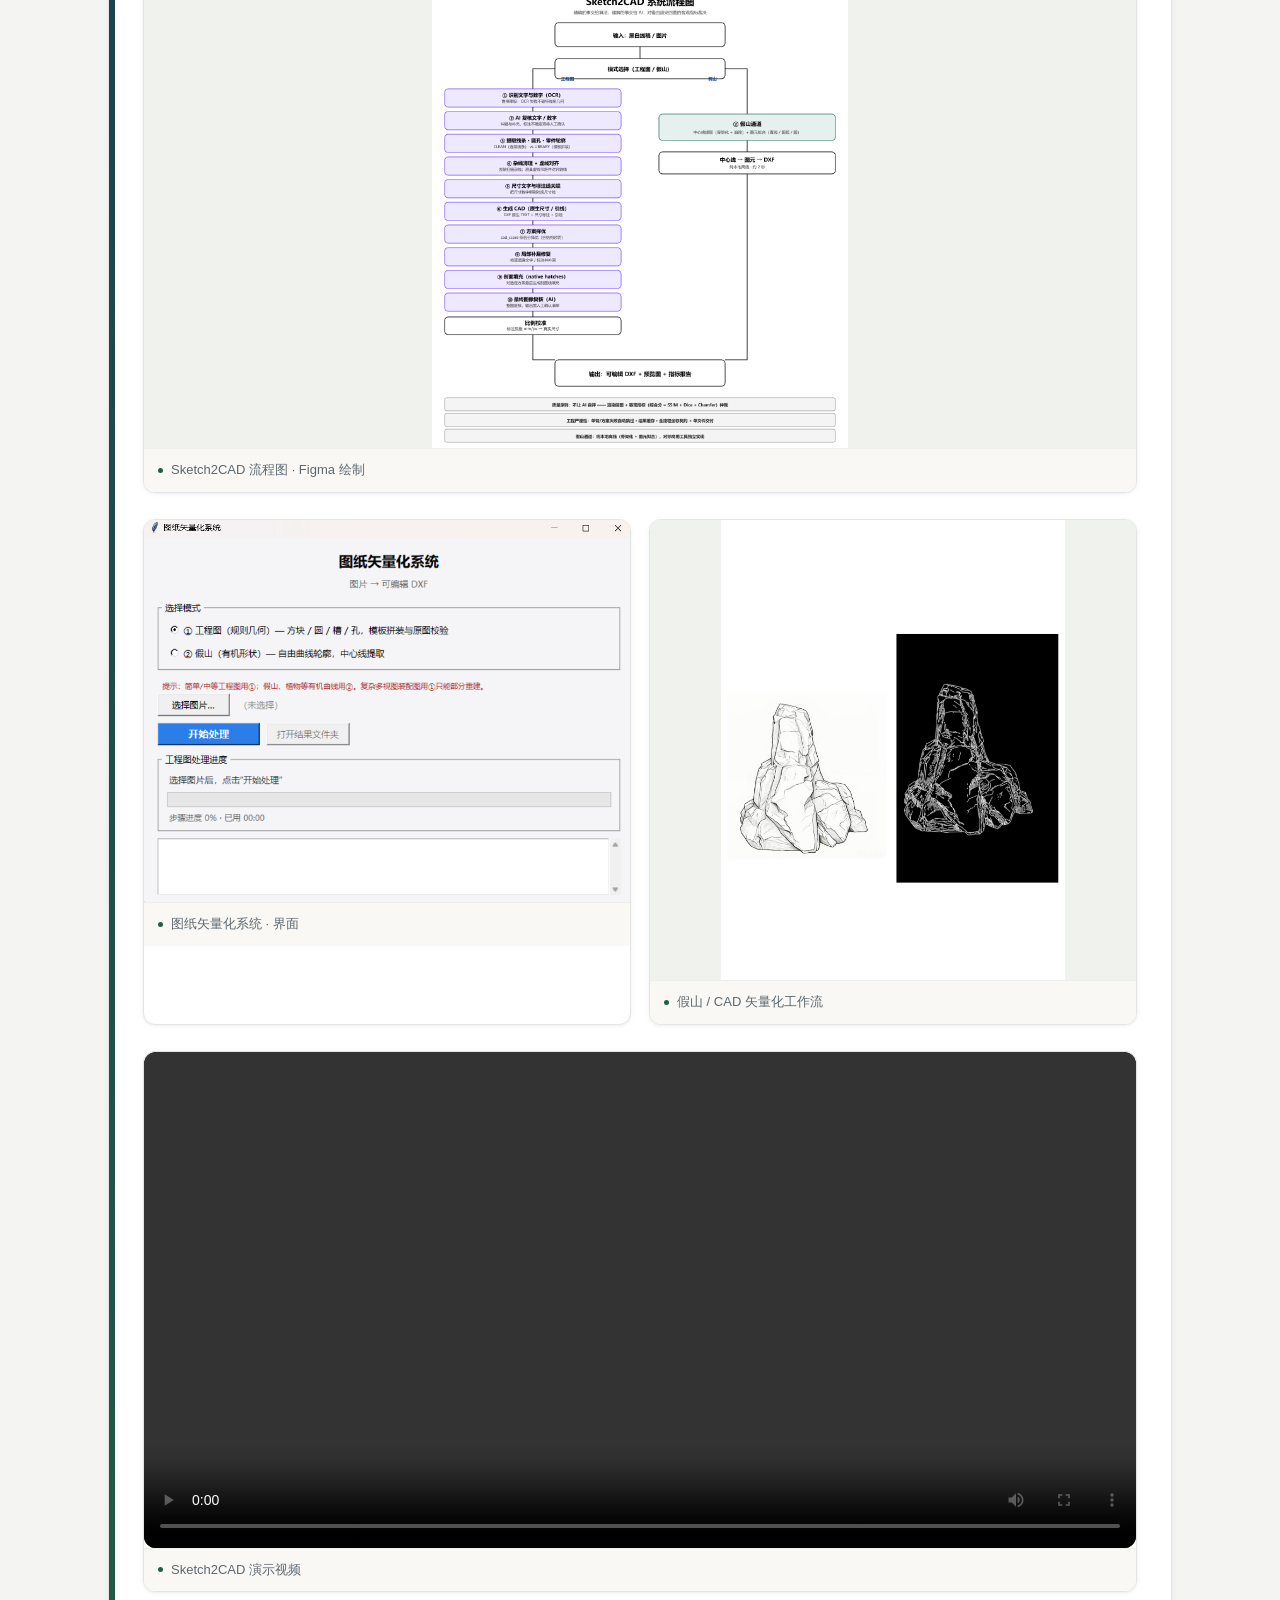
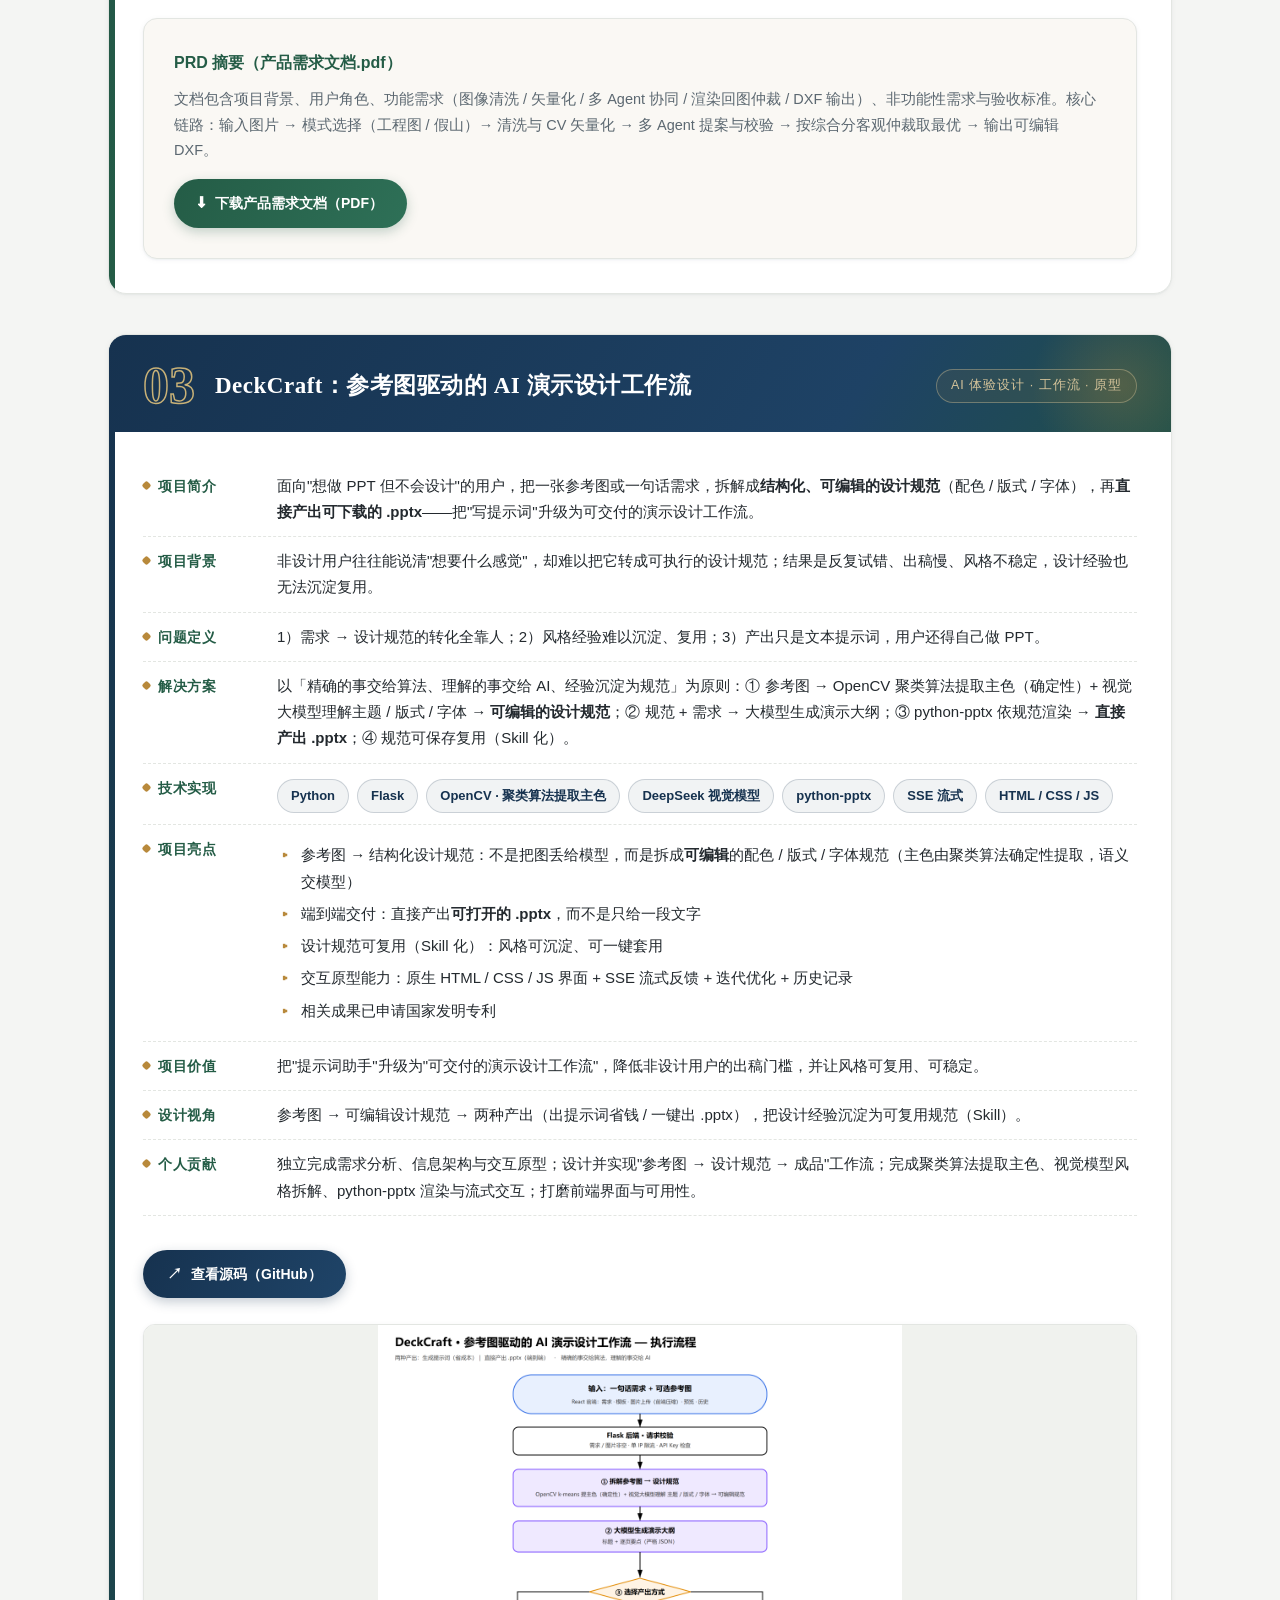
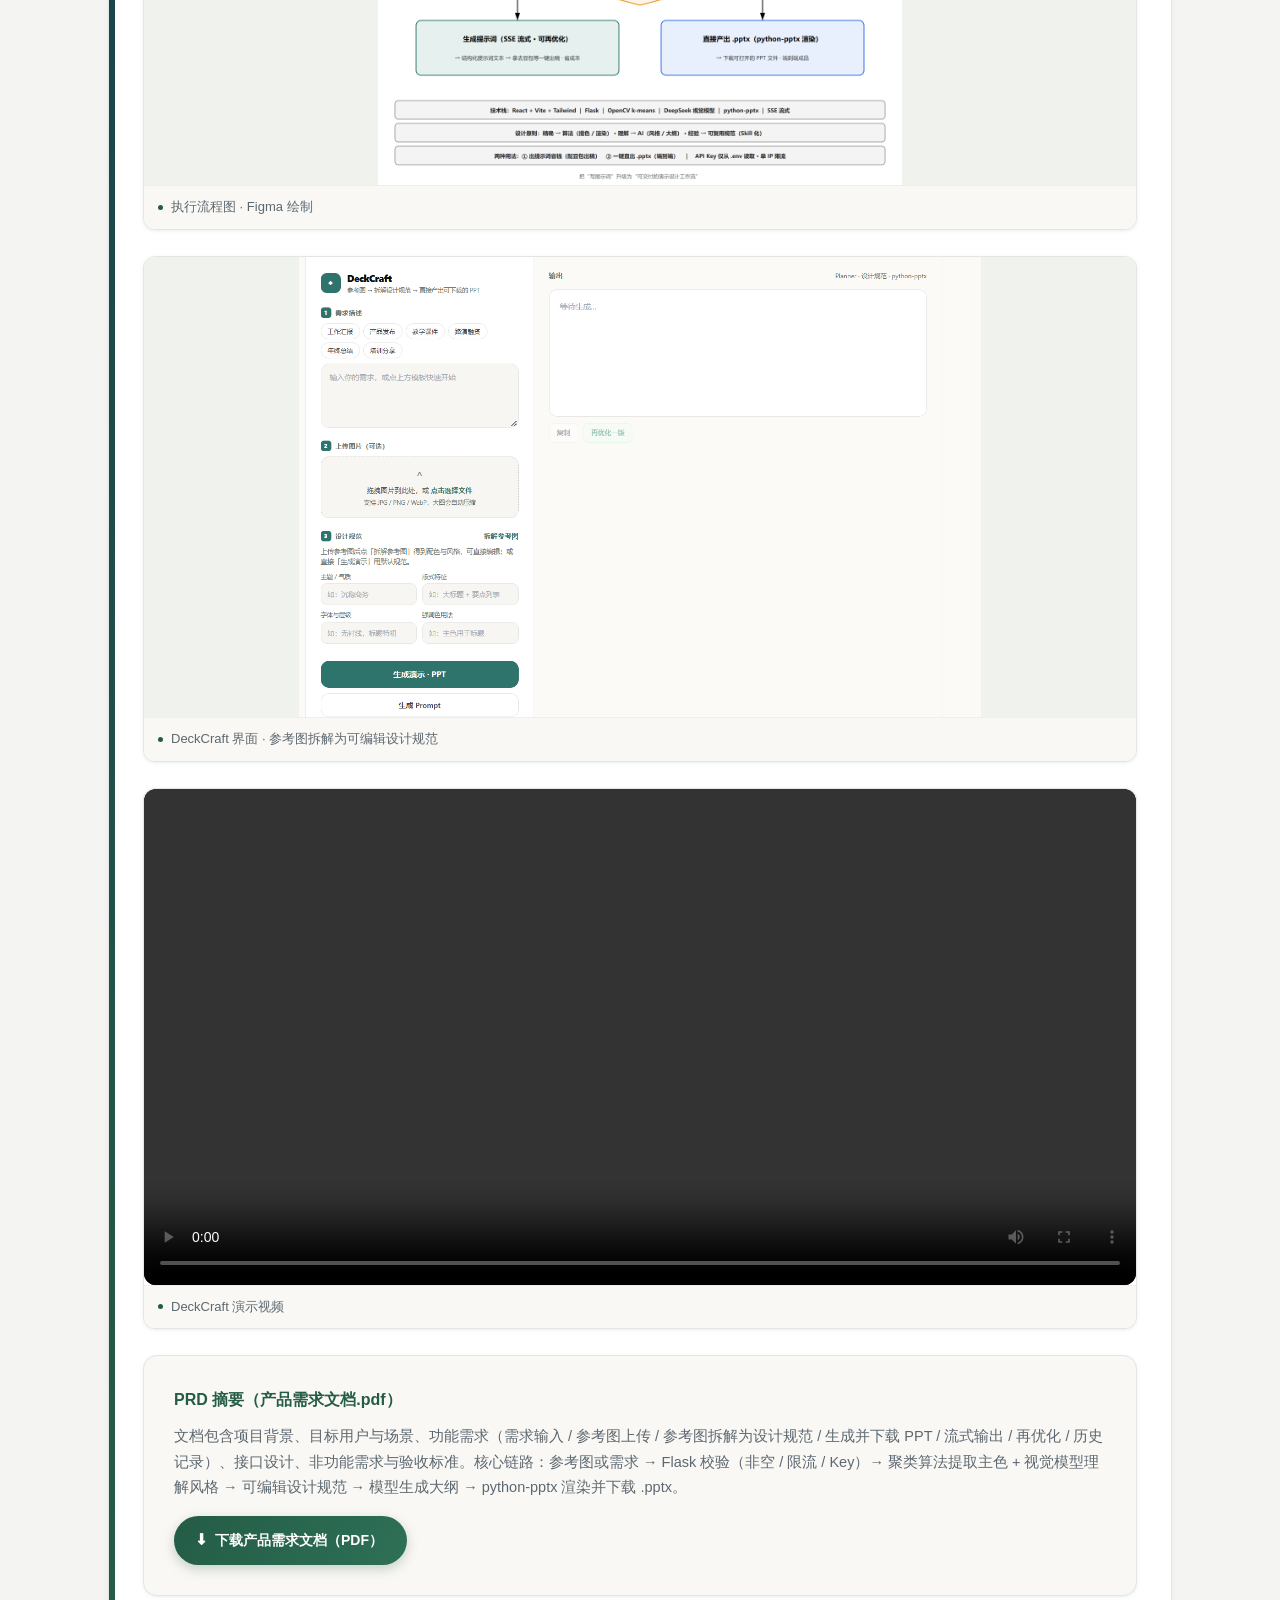
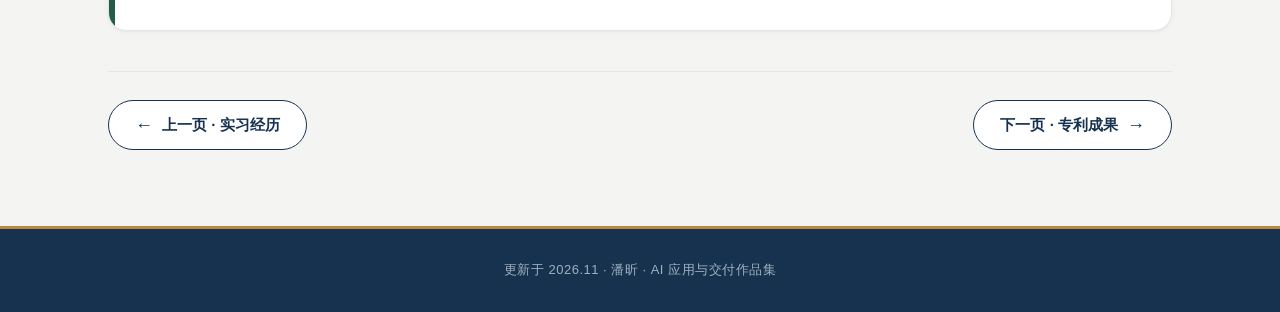
<file: projects.html>
<!DOCTYPE html>
<html lang="zh-CN">
<head>
<meta charset="UTF-8">
<meta name="viewport" content="width=device-width, initial-scale=1.0">
<title>项目展示 · 潘昕作品集</title>
<link rel="stylesheet" href="style.css">
<script src="lang.js" defer></script>
</head>
<body>

<nav class="nav">
  <div class="nav-inner">
    <div class="brand">潘昕<span>·</span>作品集</div>
    <div class="nav-links">
      <a href="index.html">首页</a>
      <a href="internship.html">实习经历</a>
      <a href="projects.html" class="active">项目展示</a>
      <a href="patents.html">专利成果</a>
      <a href="contact.html">联系方式</a>
    </div>
    <span class="page-ind">项目展示</span>
  </div>
</nav>

<section class="section">
  <div class="section-head">
    <div class="kicker">PROJECTS</div>
    <h2>项目展示</h2>
    <p class="sub">共 3 个项目，覆盖多 Agent 协同、Agent 工作流与 AI 应用开发。</p>
  </div>

  <!-- 项目一 -->
  <article class="project reveal" id="p1">
    <div class="ph"><div class="no">01</div><h3>AgentFlow：基于多Agent协同的Excel智能数据处理系统</h3><div class="ptag">多 Agent · MCP</div></div>
    <div class="pbody">
      <div class="row"><div class="lab">项目简介</div><div class="val">把一句话办公需求变成可校验、可追溯、可控成本的自动化执行。针对单 Agent 处理办公表格时职责混淆、易编造数据、成本不可控的问题，设计多 Agent 协同平台，覆盖多表核对 / 对账、批量填报、数据清洗三类场景，实现从规划、查数、执行、校验到报告的自动化闭环。</div></div>
      <div class="row"><div class="lab">项目背景</div><div class="val">办公场景中大量表格任务（对账、批量填报、数据清洗）属于高频重复劳动；单 Agent 方案把规划、写表、校验混在一个循环里，出错难定位、幻觉难兜底、token 成本不可控。</div></div>
      <div class="row"><div class="lab">问题定义</div><div class="val">1）职责混淆：规划 / 查数 / 执行 / 校验耦合，出错难定位；2）幻觉叠加：模型既当运动员又当裁判，写了错值没人纠；3）成本失控：所有决策都走 LLM，token 消耗不可控。</div></div>
      <div class="row"><div class="lab">解决方案</div><div class="val">以「LLM 只做决策、代码守底线」为原则：用自研 Orchestrator 状态机调度 5 个职责隔离 Agent（Planner / Retrieval / Executor / Verifier / Reporter），Agent 间通过共享黑板（Blackboard）串行协作。关键设计是把校验判定用确定性代码写死（Verifier 不调用大模型），堵死多 Agent 互相放大幻觉；配套全局 Token 预算熔断、数据强制溯源（查不到标 not_found、绝不编造）、写前自动备份、写后代码级校验、人工审批门与确定性兜底。引擎与场景解耦，换场景只改一个 JSON。</div></div>
      <div class="row"><div class="lab">技术实现</div><div class="val"><div class="techchips"><span class="chip">Python</span><span class="chip">DeepSeek API</span><span class="chip">Function Calling</span><span class="chip">MCP 协议</span><span class="chip">多 Agent 协同</span><span class="chip">状态机编排</span><span class="chip">共享黑板</span><span class="chip">Flask</span><span class="chip">openpyxl</span></div></div></div>
      <div class="row"><div class="lab">项目亮点</div><div class="val"><ul>
        <li>用确定性校验替代"让模型自证正确"：结论由代码背书而非模型自评，可信度可复现</li>
        <li>真实评测：多表核对任务在正确率持平（3/3）的前提下，tokens 较单 Agent 基线降低 64%（29,344 vs 81,429）</li>
        <li>全链路护栏：Token 预算熔断 + 成本分账、数据强制溯源、写前备份、校验失败自动带反馈重规划</li>
        <li>自研轻量状态机而非套用框架：可控、可观测、可回放（黑板 + 轨迹 + 报告全量落盘）</li>
        <li>v2.1 支持多文件并行：17 张报价表 2.07s → 1.22s，约 1.7x 提速</li>
        <li>产品化交付：Web端上传即锁定处理范围、结果一键下载回原Excel，无打包无解压</li>
        <li>清洗安全闭环：清洗结论结构化可视化（重复记录 + 缺失字段逐条列出），并从机制上堵死"把清洗报告写回数据表"的污染路径（执行器只允许补空缺、禁止加列/写报告）</li>
      </ul></div></div>
      <div class="row"><div class="lab">项目价值</div><div class="val">把"大模型能填表"推进到"多 Agent 协同 + 结果可信 + 成本可控"，形成可复用的通用引擎，同一套引擎适配不同客户场景。</div></div>
      <div class="row"><div class="lab">设计视角</div><div class="val">把「规划→执行→校验」全程可视化、上传即锁定范围、结果可追溯——让不懂技术的用户「敢用、看得懂」。</div></div>
      <div class="row"><div class="lab">个人贡献</div><div class="val">独立完成 Orchestrator 状态机与 5 个职责隔离 Agent 的架构设计与开发；实现共享黑板协作、确定性校验规则库、Token 预算与成本分账、全链路护栏与多文件并行执行；落地可交付的 Web 界面（上传即锁定处理范围、结果一键直下）与清洗防污染机制；以 v1 单 Agent 版为基线完成 A/B 评测。</div></div>

      <div style="margin-top:18px;">
        <a class="dl-btn" href="https://github.com/d651vfzdgvsc2/agentflow" target="_blank" rel="noopener" style="background:linear-gradient(120deg,#16324F,#1F4468);box-shadow:0 4px 12px rgba(22,50,79,.25);"><span class="ic">↗</span> 查看源码（GitHub）</a>
      </div>

      <div class="imgs single">
        <figure class="img-box"><img src="images/agentflow_flow.png" alt="AgentFlow 流程图"><figcaption>AgentFlow 流程图 · Figma 绘制</figcaption></figure>
      </div>

      <div class="imgs single">
        <figure class="img-box"><img src="images/agentflow_result.png" alt="AgentFlow 对账结果界面"><figcaption>AgentFlow 界面 · 对账结果与执行报告</figcaption></figure>
      </div>

      <div class="imgs single">
        <figure class="img-box">
          <video controls preload="metadata" playsinline style="width:100%;border-radius:12px;display:block;background:#000;">
            <source src="images/agentflow_demo.mp4" type="video/mp4">
            您的浏览器不支持视频播放。
          </video>
          <figcaption>AgentFlow 演示视频</figcaption>
        </figure>
      </div>

      <div class="card" style="margin-top:26px;background:var(--bg-warm);">
        <strong style="color:var(--green);font-family:var(--sans);font-size:16px;">PRD 摘要（产品需求文档.pdf）</strong>
        <p style="font-size:14.5px;color:var(--muted);margin-top:10px;">文档包含项目背景、用户角色、功能需求（任务规划 / 查数 / 批量填报 / 确定性校验 / 报告）、非功能性需求与验收标准。核心链路：用户一句话 → Orchestrator 状态机 → Planner → Retrieval → Executor → Verifier → Reporter 五个 Agent 经共享黑板协作 → 写前备份 + 写后确定性校验 → 报告落盘。</p>
        <a class="dl-btn" href="images/agentflow_prd.pdf" target="_blank" download><span class="ic">⬇</span> 下载产品需求文档（PDF）</a>
      </div>
    </div>
  </article>

<!-- 项目二 -->
  <article class="project reveal" id="p2">
    <div class="ph"><div class="no">02</div><h3>Sketch2CAD：图像到CAD图纸的多Agent矢量化系统</h3><div class="ptag">多 Agent · 图像/CAD</div></div>
    <div class="pbody">
      <div class="row"><div class="lab">项目简介</div><div class="val">针对"图片 / 线稿转可编辑 CAD 图纸"这一高频重复劳动，设计并实现「图像清洗 → 精确矢量化 → 多 Agent 协同 → 渲染回图客观仲裁」系统，覆盖工程图与假山等有机形状双场景，输出可编辑 DXF。</div></div>
      <div class="row"><div class="lab">项目背景</div><div class="val">传统 CAD 制图中"把图片重新画成矢量图"是完全的重复劳动：人工描图慢、易错、成本高；传统光栅转矢量工具只会描像素边界，输出成千上万条碎线段，不懂"这是直线 / 圆 / 标注"。</div></div>
      <div class="row"><div class="lab">问题定义</div><div class="val">纯大模型能"看图写代码"，但给不出精确坐标，画出来"大概像"、尺寸对不上；传统矢量化工具又不懂语义。业界尚无"一键全自动出完美 CAD"的方案。</div></div>
      <div class="row"><div class="lab">解决方案</div><div class="val">核心思路「精确的事交给算法，理解的事交给AI，对错由渲染回图的客观指标裁决」。<br>① 图像清洗层（二值化/去噪/图框标题栏剔除/剖面线剔除）<br>② 矢量量化：确定性CV矢量化（直线/圆/圆弧检测与拟合）+ 图元装配（共线合并/角度吸附/矩形装配），以及「中心线提取（骨架化+追踪）+图元拟合（直线/圆弧/圆）」<br>③ 多Agent协同（识别/提取/校验/决策，LangGraph编排）<br>④ 渲染回图客观仲裁，按综合图像质量分（结构相似度等多维指标）取最优并保最优回退。工程图走「多臂集成」流水线；假山等自由曲线走「中心线提取+图元拟合」，纯本地离线。</div></div>
      <div class="row"><div class="lab">技术实现</div><div class="val"><div class="techchips"><span class="chip">Python</span><span class="chip">OpenCV</span><span class="chip">骨架化 · 图元拟合</span><span class="chip">LangGraph</span><span class="chip">ezdxf</span><span class="chip">RapidOCR</span><span class="chip">DeepSeek</span></div></div></div>
      <div class="row"><div class="lab">项目亮点</div><div class="val"><ul>
        <li>多臂集成 + 客观仲裁：A(确定性 CV) / CL(中心线拟合) / SPEC(大模型出结构化图元) / D(接地代码) / B(纯语义) / DS(大模型直画) 多路线并行提案，渲染回图按综合图像质量分（结构相似度等多维指标）取最优，保证输出永不差于当轮基线</li>
        <li>中心线矢量量化：骨架化 → 追踪 → 端点吸附 / 合并 → 拟合直线 / 圆弧 / 圆，把"碎折线"变成干净可编辑图元；图上文字用 OCR + 大模型纠错</li>
        <li>工程严谨性：修复评测指标实现 bug（掩码取反导致重合度指标失真）、单臂失败自动跳过、结果缓存</li>
        <li>A/B/C/D/E + DS 对照实验发现规律：接地式生成在 CV 可靠时最优、纯语义 / 大模型整体生成在 CV 失效时更稳，据此设计集成仲裁</li>
        <li>校验信号必须客观：不让 AI 自评，用"渲染回图 + 像素 / 结构指标，主指标为结构相似度（SSIM）"做外部裁判</li>
        <li>图元装配把"碎线"变成"结构化形状"，输出更干净、可编辑</li>
        <li>简单 / 中等图 SSIM 0.75~0.84，复杂装配图较基线 0.38→0.63；假山对标商用工具独立实现、更干净（约 2 秒）；相关成果已申请国家发明专利</li>
      </ul></div></div>
      <div class="row"><div class="lab">项目价值</div><div class="val">把"图片转可编辑 CAD"落地为辅助级矢量化工具（AI 出 70~80% 初稿、人工精修），按图形类型分流，覆盖工程图与假山双场景。</div></div>
      <div class="row"><div class="lab">设计视角</div><div class="val">双模式 + 进度可见 +「保最优」可回退，把描图重复劳动与试错成本降到最低，降低新手心理门槛。</div></div>
      <div class="row"><div class="lab">个人贡献</div><div class="val">独立完成整体架构与核心开发；实现确定性 CV 矢量化与图元装配，新增「中心线拟合通道（骨架化 + 图元拟合）」与「规格臂（大模型出结构化图元）」；用 LangGraph 编排识别、提取、校验、决策四个 Agent；把客观仲裁从"比 SSIM"升级为"综合图像质量分（结构相似度等多维指标）"，并实现单臂容错与结果缓存；通过多臂对照实验提出"多臂集成 + 客观仲裁"方案。</div></div>

      <div style="margin-top:18px;">
        <a class="dl-btn" href="https://github.com/d651vfzdgvsc2/sketch2cad" target="_blank" rel="noopener" style="background:linear-gradient(120deg,#16324F,#1F4468);box-shadow:0 4px 12px rgba(22,50,79,.25);"><span class="ic">↗</span> 查看源码（GitHub）</a>
      </div>

      <div class="imgs single">
        <figure class="img-box"><img src="images/sketch2cad_flow.png" alt="Sketch2CAD 流程图"><figcaption>Sketch2CAD 流程图 · Figma 绘制</figcaption></figure>
      </div>

      <div class="imgs">
        <figure class="img-box"><img src="images/p2_cad.png" alt="图纸矢量化系统界面"><figcaption>图纸矢量化系统 · 界面</figcaption></figure>
        <figure class="img-box"><img src="images/p3_mountain.jpg" alt="假山 / CAD 矢量化"><figcaption>假山 / CAD 矢量化工作流</figcaption></figure>
      </div>

      <div class="imgs single">
        <figure class="img-box">
          <video controls preload="metadata" playsinline style="width:100%;border-radius:12px;display:block;background:#000;">
            <source src="images/sketch2cad_demo.mp4" type="video/mp4">
            您的浏览器不支持视频播放。
          </video>
          <figcaption>Sketch2CAD 演示视频</figcaption>
        </figure>
      </div>

      <div class="card" style="margin-top:26px;background:var(--bg-warm);">
        <strong style="color:var(--green);font-family:var(--sans);font-size:16px;">PRD 摘要（产品需求文档.pdf）</strong>
        <p style="font-size:14.5px;color:var(--muted);margin-top:10px;">文档包含项目背景、用户角色、功能需求（图像清洗 / 矢量化 / 多 Agent 协同 / 渲染回图仲裁 / DXF 输出）、非功能性需求与验收标准。核心链路：输入图片 → 模式选择（工程图 / 假山）→ 清洗与 CV 矢量化 → 多 Agent 提案与校验 → 按综合分客观仲裁取最优 → 输出可编辑 DXF。</p>
        <a class="dl-btn" href="images/sketch2cad_prd.pdf" target="_blank" download><span class="ic">⬇</span> 下载产品需求文档（PDF）</a>
      </div>
    </div>
  </article>

<!-- 项目三 -->
  <article class="project reveal" id="p3">
    <div class="ph"><div class="no">03</div><h3>DeckCraft：参考图驱动的 AI 演示设计工作流</h3><div class="ptag">AI 体验设计 · 工作流 · 原型</div></div>
    <div class="pbody">
      <div class="row"><div class="lab">项目简介</div><div class="val">面向"想做 PPT 但不会设计"的用户，把一张参考图或一句话需求，拆解成<strong>结构化、可编辑的设计规范</strong>（配色 / 版式 / 字体），再<strong>直接产出可下载的 .pptx</strong>——把"写提示词"升级为可交付的演示设计工作流。</div></div>
      <div class="row"><div class="lab">项目背景</div><div class="val">非设计用户往往能说清"想要什么感觉"，却难以把它转成可执行的设计规范；结果是反复试错、出稿慢、风格不稳定，设计经验也无法沉淀复用。</div></div>
      <div class="row"><div class="lab">问题定义</div><div class="val">1）需求 → 设计规范的转化全靠人；2）风格经验难以沉淀、复用；3）产出只是文本提示词，用户还得自己做 PPT。</div></div>
      <div class="row"><div class="lab">解决方案</div><div class="val">以「精确的事交给算法、理解的事交给 AI、经验沉淀为规范」为原则：① 参考图 → OpenCV 聚类算法提取主色（确定性）+ 视觉大模型理解主题 / 版式 / 字体 → <strong>可编辑的设计规范</strong>；② 规范 + 需求 → 大模型生成演示大纲；③ python-pptx 依规范渲染 → <strong>直接产出 .pptx</strong>；④ 规范可保存复用（Skill 化）。</div></div>
      <div class="row"><div class="lab">技术实现</div><div class="val"><div class="techchips"><span class="chip">Python</span><span class="chip">Flask</span><span class="chip">OpenCV · 聚类算法提取主色</span><span class="chip">DeepSeek 视觉模型</span><span class="chip">python-pptx</span><span class="chip">SSE 流式</span><span class="chip">HTML / CSS / JS</span></div></div></div>
      <div class="row"><div class="lab">项目亮点</div><div class="val"><ul>
        <li>参考图 → 结构化设计规范：不是把图丢给模型，而是拆成<strong>可编辑</strong>的配色 / 版式 / 字体规范（主色由聚类算法确定性提取，语义交模型）</li>
        <li>端到端交付：直接产出<strong>可打开的 .pptx</strong>，而不是只给一段文字</li>
        <li>设计规范可复用（Skill 化）：风格可沉淀、可一键套用</li>
        <li>交互原型能力：原生 HTML / CSS / JS 界面 + SSE 流式反馈 + 迭代优化 + 历史记录</li>
        <li>相关成果已申请国家发明专利</li>
      </ul></div></div>
      <div class="row"><div class="lab">项目价值</div><div class="val">把"提示词助手"升级为"可交付的演示设计工作流"，降低非设计用户的出稿门槛，并让风格可复用、可稳定。</div></div>
      <div class="row"><div class="lab">设计视角</div><div class="val">参考图 → 可编辑设计规范 → 两种产出（出提示词省钱 / 一键出 .pptx），把设计经验沉淀为可复用规范（Skill）。</div></div>
      <div class="row"><div class="lab">个人贡献</div><div class="val">独立完成需求分析、信息架构与交互原型；设计并实现"参考图 → 设计规范 → 成品"工作流；完成聚类算法提取主色、视觉模型风格拆解、python-pptx 渲染与流式交互；打磨前端界面与可用性。</div></div>

      <div style="margin-top:18px;">
        <a class="dl-btn" href="https://github.com/d651vfzdgvsc2/AIPPT" target="_blank" rel="noopener" style="background:linear-gradient(120deg,#16324F,#1F4468);box-shadow:0 4px 12px rgba(22,50,79,.25);"><span class="ic">↗</span> 查看源码（GitHub）</a>
      </div>

      <div class="imgs single">
        <figure class="img-box"><img src="images/ppt_flow.png" alt="执行流程图"><figcaption>执行流程图 · Figma 绘制</figcaption></figure>
      </div>

      <div class="imgs single">
        <figure class="img-box"><img src="images/deckcraft_ui.png" alt="DeckCraft 界面"><figcaption>DeckCraft 界面 · 参考图拆解为可编辑设计规范</figcaption></figure>
      </div>

      <div class="imgs single">
        <figure class="img-box">
          <video controls preload="metadata" playsinline style="width:100%;border-radius:12px;display:block;background:#000;">
            <source src="images/deckcraft_demo.mp4" type="video/mp4">
            您的浏览器不支持视频播放。
          </video>
          <figcaption>DeckCraft 演示视频</figcaption>
        </figure>
      </div>

      <div class="card" style="margin-top:26px;background:var(--bg-warm);">
        <strong style="color:var(--green);font-family:var(--sans);font-size:16px;">PRD 摘要（产品需求文档.pdf）</strong>
        <p style="font-size:14.5px;color:var(--muted);margin-top:10px;">文档包含项目背景、目标用户与场景、功能需求（需求输入 / 参考图上传 / 参考图拆解为设计规范 / 生成并下载 PPT / 流式输出 / 再优化 / 历史记录）、接口设计、非功能需求与验收标准。核心链路：参考图或需求 → Flask 校验（非空 / 限流 / Key）→ 聚类算法提取主色 + 视觉模型理解风格 → 可编辑设计规范 → 模型生成大纲 → python-pptx 渲染并下载 .pptx。</p>
        <a class="dl-btn" href="images/ppt_prd.pdf" target="_blank" download><span class="ic">⬇</span> 下载产品需求文档（PDF）</a>
      </div>
    </div>
  </article>

  <div class="back-home" style="display:flex;justify-content:space-between;align-items:center;gap:14px;flex-wrap:wrap;">
    <a href="internship.html"><span class="arw">←</span> 上一页 · 实习经历</a>
    <a href="patents.html">下一页 · 专利成果 <span class="arw">→</span></a>
  </div>

</section>

<script>
// 滚动显现：内容默认可见，进入视口时淡入上移（无 JS / 打印 / 截图 均不空白）
(function(){
  var els=document.querySelectorAll('.reveal');
  function show(e){e.classList.add('in');}
  var io=('IntersectionObserver' in window)?new IntersectionObserver(function(es){
    es.forEach(function(x){if(x.isIntersecting){show(x.target);io.unobserve(x.target);}});
  },{threshold:.08}):null;
  els.forEach(function(e){
    if(!io||e.getBoundingClientRect().top<(window.innerHeight||0)){show(e);}
    else{io.observe(e);}
  });
})();
</script>

<footer class="footer">更新于 2026.11 · 潘昕 · AI 应用与交付作品集</footer>

<nav class="bottom-nav">
  <a href="index.html"><span class="bi">⌂</span>首页</a>
  <a href="internship.html"><span class="bi">◈</span>实习</a>
  <a href="projects.html" class="active"><span class="bi">▦</span>项目</a>
  <a href="patents.html"><span class="bi">◎</span>专利</a>
  <a href="contact.html"><span class="bi">✉</span>联系</a>
</nav>

</body>
</html>
</file>
<file: style.css>
/* ============================================================
   潘昕 · AI 应用开发作品集（市场版）  设计系统
   风格：照搬国企作品集「深蓝 #16324F / 墨绿 #245C46 / 金 #B8893B / 米白底」
   说明：类名与市场站 HTML 一致，仅替换视觉定义；国企站文件未改动
   ============================================================ */
:root{
  --blue:#16324F;
  --blue-2:#1F4468;
  --blue-soft:#2A5578;
  --green:#245C46;
  --green-2:#2E7057;
  --gold:#B8893B;
  --gold-soft:#C9A25E;
  --bg:#F4F5F3;
  --bg-warm:#FAF8F4;
  --card:#FFFFFF;
  --line:#E3E6E2;
  --line-soft:#EDEFEA;
  --text:#23292E;
  --muted:#5C6871;
  --muted-2:#8B95A0;
  --maxw:1120px;
  --radius:14px;
  --serif:"Noto Serif SC","Source Han Serif SC","SimSun",Georgia,"Times New Roman",serif;
  --sans:"Microsoft YaHei","PingFang SC","Hiragino Sans GB","Source Han Sans CN",sans-serif;
  --shadow-sm:0 1px 2px rgba(22,50,79,.05),0 1px 6px rgba(22,50,79,.04);
  --shadow-md:0 2px 8px rgba(22,50,79,.06),0 8px 24px rgba(22,50,79,.06);
  --shadow-lg:0 6px 18px rgba(22,50,79,.08),0 18px 48px rgba(22,50,79,.10);
}
*{box-sizing:border-box;margin:0;padding:0;}
html{scroll-behavior:smooth;}
body{
  font-family:var(--sans);
  color:var(--text);
  background:var(--bg);
  line-height:1.75;
  -webkit-font-smoothing:antialiased;
  text-rendering:optimizeLegibility;
}
a{color:inherit;text-decoration:none;}
img{max-width:100%;display:block;}
::selection{background:var(--blue);color:#fff;}

/* ============ 顶部导航 ============ */
.nav{
  position:sticky;top:0;z-index:60;
  background:rgba(22,50,79,.92);
  backdrop-filter:blur(10px) saturate(140%);
  -webkit-backdrop-filter:blur(10px) saturate(140%);
  border-bottom:1px solid rgba(255,255,255,.08);
}
.nav-inner{
  max-width:var(--maxw);margin:0 auto;
  display:flex;align-items:center;justify-content:space-between;
  padding:15px 28px;
}
.brand{
  color:#fff;font-size:18px;font-weight:700;letter-spacing:1px;
  font-family:var(--serif);display:flex;align-items:center;gap:10px;
}
.brand::before{
  content:"";width:26px;height:2px;background:var(--gold);display:inline-block;
}
.brand span{color:var(--gold);margin:0 2px;}
.nav-links{display:flex;gap:4px;}
.nav-links a{
  position:relative;color:#C9D6E2;font-size:15px;padding:9px 16px;border-radius:8px;
  transition:color .25s;
}
.nav-links a::after{
  content:"";position:absolute;left:16px;right:16px;bottom:4px;height:2px;
  background:var(--gold);transform:scaleX(0);transform-origin:left;
  transition:transform .28s cubic-bezier(.2,.7,.3,1);
}
.nav-links a:hover{color:#fff;}
.nav-links a:hover::after,.nav-links a.active::after{transform:scaleX(1);}
.nav-links a.active{color:#fff;font-weight:600;}

/* ============ Hero 首页主视觉 ============ */
.hero{
  position:relative;overflow:hidden;color:#fff;
  background:
    radial-gradient(1200px 500px at 85% -10%,rgba(46,112,87,.35),transparent 60%),
    radial-gradient(900px 420px at -10% 110%,rgba(184,137,59,.18),transparent 55%),
    linear-gradient(150deg,#16324F 0%,#1E4265 52%,#245C46 100%);
  padding:104px 28px 92px;
}
.hero::before{
  content:"";position:absolute;inset:0;pointer-events:none;
  background-image:
    linear-gradient(rgba(255,255,255,.045) 1px,transparent 1px),
    linear-gradient(90deg,rgba(255,255,255,.045) 1px,transparent 1px);
  background-size:56px 56px;
  mask-image:radial-gradient(closest-side at 70% 30%,#000,transparent);
}
.hero-inner{max-width:var(--maxw);margin:0 auto;position:relative;}
.hero .tag{
  display:inline-flex;align-items:center;gap:10px;font-size:15.5px;letter-spacing:1.2px;
  color:var(--gold-soft);font-weight:600;
  border:1px solid rgba(200,162,94,.45);
  padding:7px 18px;border-radius:999px;margin-bottom:26px;background:rgba(184,137,59,.08);
}
.hero .tag::before{content:"";width:6px;height:6px;border-radius:50%;background:var(--gold);}
.hero h1{
  font-family:var(--serif);
  font-size:52px;line-height:1.22;font-weight:800;letter-spacing:2px;
}
.hero h1 .accent{
  background:linear-gradient(120deg,#E8C87E,#B8893B);
  -webkit-background-clip:text;background-clip:text;color:transparent;
}
.hero p.lead{
  font-size:18px;color:#D6E0EA;margin-top:22px;max-width:660px;font-weight:300;letter-spacing:.3px;
}
.hero .keys{display:flex;flex-wrap:wrap;gap:10px;margin-top:32px;}
.hero .keys span{
  background:rgba(255,255,255,.07);border:1px solid rgba(255,255,255,.14);
  color:#E6EDF4;font-size:14px;padding:8px 18px;border-radius:999px;
  backdrop-filter:blur(4px);transition:.25s;
}
.hero .keys span:hover{background:rgba(255,255,255,.14);border-color:rgba(200,162,94,.5);}
.hero .facts{
  display:grid;grid-template-columns:repeat(4,1fr);gap:1px;
  margin-top:48px;background:rgba(255,255,255,.10);
  border:1px solid rgba(255,255,255,.10);border-radius:var(--radius);
  overflow:hidden;
}
.hero .facts>div{
  background:rgba(22,50,79,.42);backdrop-filter:blur(6px);
  padding:24px 22px;transition:background .3s;
}
.hero .facts>div:hover{background:rgba(36,92,70,.5);}
.hero .facts .n{
  font-family:var(--serif);font-size:38px;font-weight:800;color:#fff;line-height:1;
  display:flex;align-items:baseline;gap:3px;
}
.hero .facts .n em{font-style:normal;font-size:15px;color:var(--gold-soft);font-family:var(--sans);font-weight:600;}
.hero .facts .l{font-size:13px;color:#B7C6D4;margin-top:8px;letter-spacing:.5px;}

/* ============ 通用区块 ============ */
.section{max-width:var(--maxw);margin:0 auto;padding:76px 28px;}
.section-head{margin-bottom:44px;max-width:760px;}
.section-head .kicker{
  color:var(--gold);font-size:13px;letter-spacing:4px;font-weight:700;
  display:flex;align-items:center;gap:12px;
}
.section-head .kicker::before{content:"";width:30px;height:2px;background:var(--gold);}
.section-head h2{
  font-family:var(--serif);font-size:34px;color:var(--blue);
  margin-top:14px;font-weight:800;letter-spacing:1px;
}
.section-head .sub{color:var(--muted);margin-top:12px;font-size:16px;}

/* ============ 卡片 ============ */
.card{
  background:var(--card);border:1px solid var(--line);border-radius:var(--radius);
  padding:30px;box-shadow:var(--shadow-sm);transition:box-shadow .3s,transform .3s;
}
.card:hover{box-shadow:var(--shadow-md);}
.grid-2{display:grid;grid-template-columns:repeat(2,1fr);gap:22px;}
.grid-3{display:grid;grid-template-columns:repeat(3,1fr);gap:20px;}
.grid-4{display:grid;grid-template-columns:repeat(4,1fr);gap:18px;}

/* 能力矩阵 */
.ability{
  background:var(--card);border:1px solid var(--line);border-radius:var(--radius);
  padding:28px 26px;box-shadow:var(--shadow-sm);position:relative;overflow:hidden;
  transition:transform .3s,box-shadow .3s;
}
.ability::before{
  content:"";position:absolute;top:0;left:0;right:0;height:3px;
  background:linear-gradient(90deg,var(--blue),var(--green));
  transform:scaleX(0);transform-origin:left;transition:transform .35s;
}
.ability:hover{transform:translateY(-4px);box-shadow:var(--shadow-md);}
.ability:hover::before{transform:scaleX(1);}
.ability .ico{
  width:50px;height:50px;border-radius:12px;display:flex;align-items:center;
  justify-content:center;font-size:20px;margin-bottom:18px;font-weight:800;
  background:linear-gradient(135deg,rgba(22,50,79,.1),rgba(36,92,70,.12));
  color:var(--blue);font-family:var(--serif);
}
.ability h3{font-size:17px;color:var(--blue);margin-bottom:9px;font-weight:700;}
.ability p{font-size:14px;color:var(--muted);line-height:1.7;}

/* ============ 项目区块（左侧锚点） ============ */
.project{
  position:relative;background:var(--card);border:1px solid var(--line);
  border-radius:18px;overflow:hidden;margin-bottom:40px;box-shadow:var(--shadow-sm);
  transition:box-shadow .35s;
}
.project:hover{box-shadow:var(--shadow-lg);}
.project::before{
  content:"";position:absolute;top:0;bottom:0;left:0;width:6px;
  background:linear-gradient(180deg,var(--blue),var(--green));
}
.project .ph{
  display:flex;align-items:center;gap:20px;
  padding:28px 34px 22px;
  background:linear-gradient(120deg,#16324F 0%,#1E4265 70%,#20504A 100%);
  color:#fff;position:relative;overflow:hidden;
}
.project .ph::after{
  content:"";position:absolute;right:-40px;top:-40px;width:180px;height:180px;border-radius:50%;
  background:radial-gradient(circle,rgba(184,137,59,.25),transparent 70%);
}
.project .ph .no{
  font-family:var(--serif);font-size:52px;font-weight:800;line-height:.9;
  color:transparent;-webkit-text-stroke:1.5px rgba(232,200,126,.85);
  flex-shrink:0;
}
.project .ph h3{font-family:var(--serif);font-size:23px;font-weight:800;letter-spacing:.5px;position:relative;z-index:1;}
.project .ph .ptag{
  margin-left:auto;font-size:12.5px;color:#D4C39A;letter-spacing:1px;
  border:1px solid rgba(212,195,154,.4);padding:5px 14px;border-radius:999px;
  background:rgba(184,137,59,.1);flex-shrink:0;position:relative;z-index:1;
}
.project .pbody{padding:30px 34px 34px;}

/* 信息行 */
.project .row{
  display:grid;grid-template-columns:118px 1fr;gap:16px;
  padding:11px 0;border-bottom:1px dashed var(--line);
}
.project .row:last-of-type{border-bottom:none;}
.project .row .lab{
  font-size:13.5px;font-weight:700;color:var(--green);
  display:flex;align-items:flex-start;gap:8px;padding-top:2px;letter-spacing:.5px;
}
.project .row .lab::before{
  content:"";width:7px;height:7px;border-radius:2px;background:var(--gold);
  margin-top:7px;flex-shrink:0;transform:rotate(45deg);
}
/* 基本信息卡：仅去除左侧竖线与标签金块，文字保留 */
.basic::before{display:none;}
.basic .row .lab::before{display:none;}
.project .row .val{font-size:15px;color:var(--text);}
.project ul{margin:6px 0 0 4px;list-style:none;}
.project ul li{
  font-size:15px;color:var(--text);margin:6px 0;padding-left:20px;position:relative;
}
.project ul li::before{
  content:"▸";position:absolute;left:0;color:var(--gold);font-weight:700;
}

/* 图片 / 视频 */
.imgs{display:grid;grid-template-columns:repeat(2,1fr);gap:18px;margin-top:26px;}
.imgs.single{grid-template-columns:1fr;}
.img-box{
  border:1px solid var(--line);border-radius:12px;overflow:hidden;background:#fff;
  box-shadow:var(--shadow-sm);transition:transform .3s,box-shadow .3s;
}
.img-box:hover{transform:translateY(-3px);box-shadow:var(--shadow-md);}
.img-box img{display:block;width:100%;height:auto;max-height:460px;object-fit:contain;background:#F0F2EE;}
.img-box figcaption{
  font-size:13px;color:var(--muted);padding:10px 14px;background:var(--bg-warm);
  border-top:1px solid var(--line-soft);display:flex;align-items:center;gap:8px;
}
.img-box figcaption::before{content:"";width:5px;height:5px;border-radius:50%;background:var(--green);}
.video-box{
  margin-top:26px;border:1px solid var(--line);border-radius:12px;overflow:hidden;
  background:#0C1B2A;box-shadow:var(--shadow-md);
}
.video-box video{display:block;width:100%;height:auto;max-height:520px;background:#000;}
.video-box figcaption{
  font-size:13px;color:#9DB0C2;padding:11px 16px;background:#0C1B2A;
  border-top:1px solid rgba(255,255,255,.08);display:flex;align-items:center;gap:8px;
}
.video-box figcaption::before{content:"▶";color:var(--gold-soft);font-size:11px;}

/* 下载按钮 */
.dl-btn{
  display:inline-flex;align-items:center;gap:9px;margin-top:16px;
  color:#fff;background:linear-gradient(120deg,var(--green),var(--green-2));
  font-size:14px;font-weight:700;padding:11px 24px;border-radius:999px;
  transition:transform .25s,box-shadow .25s;box-shadow:0 4px 12px rgba(36,92,70,.25);
}
.dl-btn:hover{transform:translateY(-2px);box-shadow:0 8px 20px rgba(36,92,70,.32);}
.dl-btn .ic{font-size:15px;}

/* 返回首页 */
.back-home{margin-top:40px;padding-top:28px;border-top:1px solid var(--line);text-align:center;}
.back-home a{
  display:inline-flex;align-items:center;gap:9px;
  color:var(--blue);font-size:15px;font-weight:700;
  padding:11px 26px;border:1.5px solid var(--blue);border-radius:999px;
  transition:.25s;background:#fff;
}
.back-home a:hover{background:var(--blue);color:#fff;transform:translateY(-2px);box-shadow:var(--shadow-md);}
.back-home a .arw{font-size:18px;line-height:1;font-weight:400;}

/* ============ 专利卡片 ============ */
.patent{
  display:grid;grid-template-columns:76px 1fr;gap:22px;align-items:start;
  background:var(--card);border:1px solid var(--line);border-radius:var(--radius);
  padding:26px 30px;margin-bottom:18px;box-shadow:var(--shadow-sm);
  position:relative;overflow:hidden;transition:transform .3s,box-shadow .3s;
}
.patent::after{
  content:"";position:absolute;top:0;right:0;width:120px;height:100%;
  background:linear-gradient(90deg,transparent,rgba(184,137,59,.05));pointer-events:none;
}
.patent:hover{transform:translateY(-3px);box-shadow:var(--shadow-md);}
.patent .badge{
  width:76px;height:76px;border-radius:16px;
  background:linear-gradient(135deg,rgba(184,137,59,.16),rgba(184,137,59,.06));
  border:1.5px solid rgba(184,137,59,.4);
  color:var(--gold);font-weight:800;font-size:26px;font-family:var(--serif);
  display:flex;align-items:center;justify-content:center;
}
.patent h3{font-size:18px;color:var(--blue);font-family:var(--serif);font-weight:800;letter-spacing:.3px;}
.patent .meta{font-size:14px;color:var(--muted);margin-top:8px;line-height:1.7;}
.patent .meta b{color:var(--green);font-weight:700;}
.patent .meta .ano{
  font-family:var(--serif);color:var(--blue);font-weight:700;letter-spacing:.5px;
}
.patent .desc{font-size:14.5px;color:var(--text);margin-top:11px;line-height:1.75;}

/* 分组小标题 */
.group-title{
  font-family:var(--serif);color:var(--blue);font-size:21px;font-weight:800;
  margin:12px 0 20px;display:flex;align-items:center;gap:14px;letter-spacing:.5px;
}
.group-title::after{content:"";flex:1;height:1px;background:linear-gradient(90deg,var(--line),transparent);}
.group-title .cnt{
  font-family:var(--sans);font-size:12.5px;color:var(--gold);font-weight:700;
  background:rgba(184,137,59,.12);padding:4px 12px;border-radius:999px;letter-spacing:1px;
}

/* ============ 联系页 ============ */
.contact-card{
  background:var(--card);border:1px solid var(--line);border-radius:18px;
  padding:44px 40px;max-width:660px;margin:0 auto;text-align:center;
  box-shadow:var(--shadow-md);position:relative;overflow:hidden;
}
.contact-card::before{
  content:"";position:absolute;top:0;left:0;right:0;height:5px;
  background:linear-gradient(90deg,var(--blue),var(--green),var(--gold));
}
.contact-card .avatar{
  width:92px;height:92px;border-radius:50%;margin:0 auto 20px;
  background:linear-gradient(135deg,var(--blue),var(--green));color:#fff;
  display:flex;align-items:center;justify-content:center;font-size:36px;font-weight:800;
  font-family:var(--serif);box-shadow:0 8px 24px rgba(22,50,79,.28);
  border:3px solid #fff;outline:1.5px solid var(--line);
}
.contact-card h2{font-family:var(--serif);font-size:30px;color:var(--blue);font-weight:800;letter-spacing:2px;}
.contact-card .role{color:var(--gold);font-size:14px;font-weight:700;margin-top:8px;letter-spacing:1.5px;}
.contact-card .line{
  font-size:16px;color:var(--text);margin:0;padding:13px 0;
  border-bottom:1px dashed var(--line);display:flex;justify-content:center;gap:4px;
}
.contact-card .line:last-of-type{border-bottom:none;}
.contact-card .line b{color:var(--muted-2);font-weight:600;display:inline-block;width:92px;text-align:right;margin-right:14px;font-size:14px;letter-spacing:1px;}
.contact-card .line span,.contact-card .line a{flex:0 1 auto;text-align:left;}
.contact-card a.mail{color:var(--blue);border-bottom:1.5px solid var(--gold);font-weight:600;transition:.2s;}
.contact-card a.mail:hover{color:var(--gold);}

/* 自评卡 */
.quote-card{
  max-width:660px;margin:26px auto 0;background:var(--bg-warm);
  border:1px solid var(--line);border-left:5px solid var(--green);
  border-radius:12px;padding:28px 30px;box-shadow:var(--shadow-sm);
}
.quote-card h3{
  color:var(--green);font-family:var(--serif);font-size:18px;font-weight:800;
  margin-bottom:12px;display:flex;align-items:center;gap:10px;letter-spacing:1px;
}
.quote-card h3::before{content:"“";font-size:34px;color:var(--gold);line-height:0;font-family:var(--serif);}
.quote-card p{font-size:15px;color:var(--text);line-height:1.9;}

/* CTA 按钮 */
.cta{
  display:inline-flex;align-items:center;gap:10px;
  background:linear-gradient(120deg,var(--blue),var(--blue-2));color:#fff;
  padding:16px 40px;border-radius:12px;font-size:16px;font-weight:700;letter-spacing:1px;
  box-shadow:0 8px 24px rgba(22,50,79,.28);transition:transform .28s,box-shadow .28s;
}
.cta:hover{transform:translateY(-3px);box-shadow:0 14px 34px rgba(22,50,79,.36);}
.cta .arw{transition:transform .28s;}
.cta:hover .arw{transform:translateX(5px);}

/* ============ 页脚 ============ */
.footer{
  background:var(--blue);color:#9FB0C0;font-size:13px;text-align:center;
  padding:30px 28px;letter-spacing:.5px;border-top:3px solid var(--gold);
}
.footer b{color:#DCE6EF;font-weight:600;}

/* ============ 滚动显现动效（默认可见 · 进入视口时淡入上移，杜绝空白） ============ */
.reveal{opacity:1;transform:none;}
.reveal.in{animation:revealUp .7s ease both;}
@keyframes revealUp{from{opacity:0;transform:translateY(24px);}to{opacity:1;transform:none;}}
@media (prefers-reduced-motion:reduce){.reveal.in{animation:none;}}

/* ============ 响应式 ============ */
@media (max-width:880px){
  .hero{padding:72px 22px 60px;}
  .hero h1{font-size:36px;}
  .hero .facts{grid-template-columns:repeat(2,1fr);}
  .section{padding:56px 20px;}
  .section-head h2{font-size:27px;}
  .grid-2,.grid-3,.grid-4{grid-template-columns:1fr;}
  .imgs{grid-template-columns:1fr;}
  .project .ph{flex-wrap:wrap;gap:12px;padding:24px 22px 18px;}
  .project .ph .no{font-size:40px;}
  .project .ph h3{font-size:19px;}
  .project .pbody{padding:24px 22px 26px;}
  .project .row{grid-template-columns:1fr;gap:5px;padding:12px 0;}
  .patent{grid-template-columns:1fr;gap:16px;}
  .patent .badge{width:60px;height:60px;font-size:22px;}
  .nav-links a{padding:8px 10px;font-size:13px;}
  .contact-card{padding:34px 24px;}
  .contact-card .line{flex-direction:column;text-align:center;gap:2px;}
  .contact-card .line b{width:auto;text-align:center;margin-right:0;}
}

/* ============ 打印样式（央国企 HR 可能打印） ============ */
@media print{
  .nav,.bottom-nav,.back-home,.dl-btn,.cta{display:none !important;}
  body{background:#fff;color:#000;}
  .hero{background:#16324F !important;-webkit-print-color-adjust:exact;print-color-adjust:exact;padding:40px 0;}
  .section{padding:24px 0;}
  .project,.card,.patent,.contact-card{box-shadow:none;border:1px solid #bbb;}
  .card,.patent,.contact-card,figure,.imgs,.ph{break-inside:avoid;}
  .project{break-inside:auto;}
  .section-head,.ph{break-after:avoid;}
  .reveal,.reveal.in{opacity:1 !important;transform:none !important;animation:none !important;}
  a{color:#000;}
}

/* ============ 技术栈 chip（深蓝+金主题补充，市场站「技术实现」用） ============ */
.techchips{display:flex;flex-wrap:wrap;gap:8px;margin-top:4px;}
.techchips .chip{
  font-size:13px;font-weight:600;color:var(--blue);
  background:rgba(22,50,79,.06);
  border:1px solid rgba(22,50,79,.18);
  padding:5px 13px;border-radius:999px;
  transition:background .25s,border-color .25s,color .25s;
}
.techchips .chip:hover{background:rgba(184,137,59,.12);border-color:rgba(184,137,59,.5);color:var(--green);}

/* 项目首图（深蓝+金主题；市场站已按需移除该元素，保留规则以防残留） */
.project .heroimg{margin:22px 0 4px;}
.project .heroimg img{width:100%;height:auto;max-height:520px;object-fit:contain;border-radius:12px;background:#fff;border:1px solid var(--line);}

/* ============ 首页成果入口大卡 ============ */
.entry-cards{display:grid;grid-template-columns:repeat(2,1fr);gap:22px;}
.entry-card{
  position:relative;display:flex;align-items:center;gap:22px;
  background:var(--card);border:1px solid var(--line);border-radius:18px;
  padding:30px 32px;box-shadow:var(--shadow-sm);color:inherit;text-decoration:none;
  overflow:hidden;transition:transform .3s,box-shadow .3s;
}
.entry-card::before{
  content:"";position:absolute;left:0;top:0;bottom:0;width:6px;
  background:linear-gradient(180deg,var(--blue),var(--green));
}
.entry-card:hover{transform:translateY(-4px);box-shadow:var(--shadow-lg);}
.entry-card .ec-ico{
  flex-shrink:0;width:58px;height:58px;border-radius:15px;
  display:flex;align-items:center;justify-content:center;
  font-size:24px;font-weight:800;color:var(--blue);font-family:var(--serif);
  background:linear-gradient(135deg,rgba(22,50,79,.1),rgba(36,92,70,.12));
}
.entry-card .ec-body{flex:1;min-width:0;}
.entry-card h3{font-family:var(--serif);font-size:21px;color:var(--blue);font-weight:800;margin-bottom:6px;}
.entry-card p{font-size:14px;color:var(--muted);line-height:1.7;}
.entry-card .ec-arw{margin-left:auto;font-size:22px;color:var(--gold);flex-shrink:0;transition:transform .3s;}
.entry-card:hover .ec-arw{transform:translateX(6px);}

/* ============ 移动端底部导航（桌面隐藏，手机显示） ============ */
.bottom-nav{
  display:none;position:fixed;left:0;right:0;bottom:0;z-index:80;
  background:rgba(22,50,79,.97);backdrop-filter:blur(10px);-webkit-backdrop-filter:blur(10px);
  border-top:1px solid rgba(255,255,255,.1);
  padding:6px 10px calc(6px + env(safe-area-inset-bottom,0px));
}
.bottom-nav a{
  flex:1;display:flex;flex-direction:column;align-items:center;gap:3px;
  color:#9FB0C0;font-size:12px;padding:8px 0;text-decoration:none;border-radius:10px;
  transition:color .2s;
}
.bottom-nav a .bi{font-size:19px;line-height:1;}
.bottom-nav a.active{color:#fff;font-weight:600;}
.bottom-nav a.active .bi{color:var(--gold);}

.page-ind{display:none;color:#fff;font-size:15px;font-weight:600;letter-spacing:1px;font-family:var(--serif);}

@media (max-width:880px){
  .nav-links{display:none !important;}
  .page-ind{display:inline-block;}
  .bottom-nav{display:flex;}
  body{padding-bottom:70px;}
  .entry-cards{grid-template-columns:1fr;}
  .entry-card{padding:24px 22px;gap:16px;}
  .entry-card h3{font-size:19px;}
}

/* ============ 首页 hero 按钮（下载简历） ============ */
.hero-actions{margin-top:34px;display:flex;gap:14px;flex-wrap:wrap;}
.hero-btn{
  display:inline-flex;align-items:center;gap:9px;
  background:#FFFFFF;color:#16324F;
  font-size:15px;font-weight:700;padding:13px 30px;border-radius:999px;letter-spacing:.5px;
  box-shadow:0 8px 22px rgba(0,0,0,.18);transition:transform .25s,box-shadow .25s;
}
.hero-btn:hover{transform:translateY(-2px);box-shadow:0 12px 30px rgba(0,0,0,.26);}
.hero-btn .ic{color:var(--gold);}
.hero-btn.ghost{background:rgba(255,255,255,.12);color:#fff;border:1px solid rgba(255,255,255,.45);box-shadow:none;}
.hero-btn.ghost:hover{background:rgba(255,255,255,.22);box-shadow:none;}
.hero-btn.ghost .ic{color:#E8C87E;}

/* 简历更新日期 */
.resume-date{text-align:center;color:var(--muted-2);font-size:13px;margin-top:12px;letter-spacing:.5px;}

/* ============ 中英文切换按钮 ============ */
.lang-switch{
  margin-left:14px;flex-shrink:0;cursor:pointer;
  font-family:var(--sans);font-size:13px;font-weight:700;letter-spacing:1px;line-height:1;
  color:#fff;background:rgba(255,255,255,.12);
  border:1px solid rgba(255,255,255,.38);
  padding:8px 15px;border-radius:999px;
  transition:background .25s,border-color .25s,color .25s;
}
.lang-switch:hover{background:rgba(255,255,255,.24);border-color:rgba(200,162,94,.75);color:#fff;}
@media (min-width:881px){ .nav-links{margin-left:auto;} }
.page-ind{margin-left:auto;}
@media print{ .lang-switch{display:none !important;} }
</file>
